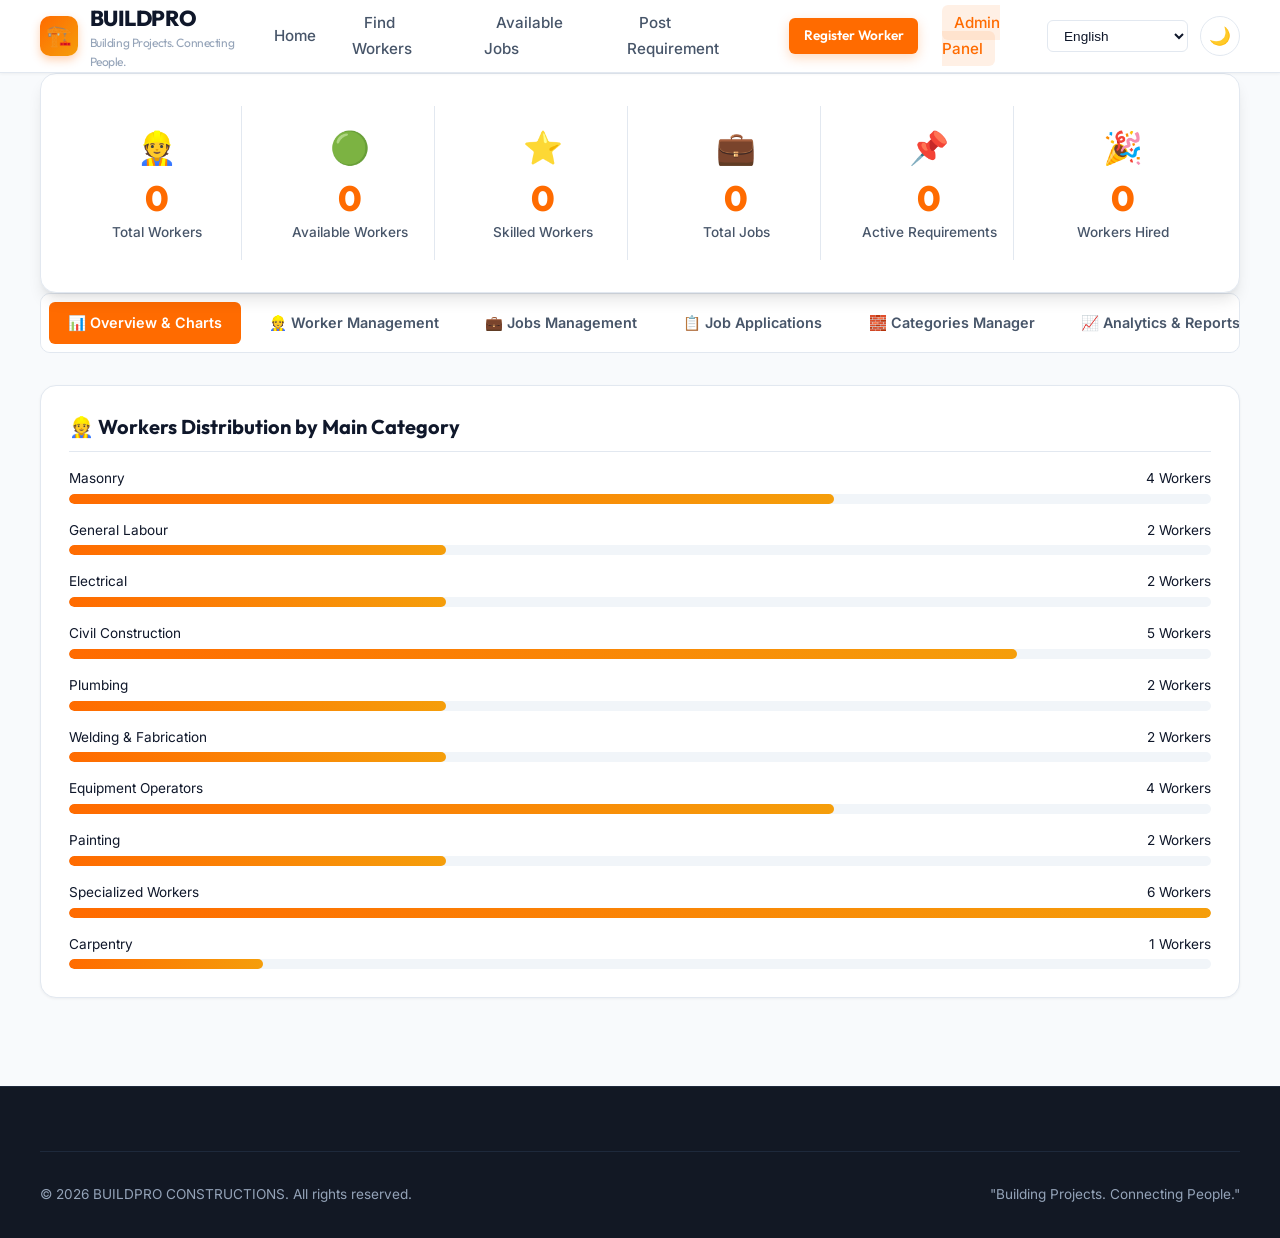
<file: admin.html>
<!DOCTYPE html>
<html lang="en" data-theme="light">
<head>
  <meta charset="UTF-8">
  <meta name="viewport" content="width=device-width, initial-scale=1.0">
  <title>Admin Dashboard - BUILDPRO CONSTRUCTIONS</title>
  <link rel="stylesheet" href="css/style.css">
  <link rel="stylesheet" href="css/components.css">
  <link rel="stylesheet" href="css/responsive.css">
  <style>
    /* Admin Specific Styles */
    .admin-nav-bar {
      display: flex;
      gap: 0.5rem;
      background: var(--bg-card);
      border: 1px solid var(--border-color);
      border-radius: var(--radius-md);
      padding: 0.5rem;
      margin-bottom: 2rem;
      overflow-x: auto;
    }

    .admin-nav-link {
      padding: 0.6rem 1.2rem;
      border-radius: var(--radius-sm);
      color: var(--text-secondary);
      font-weight: 600;
      font-size: 0.9rem;
      white-space: nowrap;
      text-decoration: none;
    }

    .admin-nav-link:hover, .admin-nav-link.active {
      background: var(--primary);
      color: #FFFFFF;
    }

    .status-select-verified { color: #047857; font-weight: 600; }
    .status-select-pending { color: #B45309; font-weight: 600; }
    .status-select-rejected { color: #B91C1C; font-weight: 600; }

    .admin-cat-card {
      background: var(--bg-card);
      border: 1px solid var(--border-color);
      border-radius: var(--radius-md);
      padding: 1.25rem;
    }

    .admin-cat-header {
      display: flex;
      align-items: center;
      gap: 0.75rem;
    }

    .admin-cat-icon { font-size: 1.8rem; }
    .admin-subcat-tags { display: flex; flex-wrap: wrap; gap: 0.35rem; }

    .reports-grid {
      display: grid;
      grid-template-columns: repeat(2, 1fr);
      gap: 1.5rem;
    }

    .funnel-stats-list {
      display: flex;
      flex-direction: column;
      gap: 0.75rem;
    }

    .funnel-item {
      display: flex;
      justify-content: space-between;
      padding: 0.75rem 1rem;
      background: var(--bg-subtle);
      border-radius: var(--radius-sm);
    }
  </style>
</head>
<body>

  <!-- Header -->
  <header class="site-header">
    <div class="container header-inner">
      <a href="index.html" class="brand-logo">
        <div class="logo-icon">🏗️</div>
        <div>
          <span>BUILDPRO</span>
          <span class="brand-tagline">Building Projects. Connecting People.</span>
        </div>
      </a>

      <button class="mobile-menu-toggle" id="mobileMenuToggle" aria-label="Toggle menu">☰</button>

      <ul class="nav-menu" id="primaryNavMenu">
        <li><a href="index.html" class="nav-link" data-i18n="navHome">Home</a></li>
        <li><a href="workers.html" class="nav-link" data-i18n="navWorkers">Find Workers</a></li>
        <li><a href="jobs.html" class="nav-link" data-i18n="navJobs">Available Jobs</a></li>
        <li><a href="post-job.html" class="nav-link" data-i18n="navPostJob">Post Requirement</a></li>
        <li><a href="register-worker.html" class="btn btn-primary btn-sm" data-i18n="navRegister">Register Worker</a></li>
        <li><a href="admin.html" class="nav-link active" data-i18n="navAdmin">Admin Panel</a></li>
      </ul>

      <div class="header-right-controls">
        <select id="langSelect" class="lang-select" aria-label="Select Language">
          <option value="en">English</option>
          <option value="hi">हिन्दी (Hindi)</option>
          <option value="te">తెలుగు (Telugu)</option>
        </select>
        <button id="themeToggleBtn" class="btn-icon" aria-label="Toggle dark/light mode">
          <span id="themeIcon">🌙</span>
        </button>
      </div>
    </div>
  </header>

  <main class="container my-4" id="adminDashboardMain" style="padding-top: 1.5rem; padding-bottom: 4rem;">
    <!-- Admin Stat Banner Cards -->
    <div class="stats-banner mb-4">
      <div class="stats-grid" style="grid-template-columns: repeat(6, 1fr);">
        <div class="stat-card-item">
          <span class="stat-card-icon">👷</span>
          <div class="counter-value" id="adminTotalWorkersCard">0</div>
          <div class="stat-label">Total Workers</div>
        </div>
        <div class="stat-card-item">
          <span class="stat-card-icon">🟢</span>
          <div class="counter-value" id="adminAvailableWorkersCard">0</div>
          <div class="stat-label">Available Workers</div>
        </div>
        <div class="stat-card-item">
          <span class="stat-card-icon">⭐</span>
          <div class="counter-value" id="adminSkilledWorkersCard">0</div>
          <div class="stat-label">Skilled Workers</div>
        </div>
        <div class="stat-card-item">
          <span class="stat-card-icon">💼</span>
          <div class="counter-value" id="adminTotalJobsCard">0</div>
          <div class="stat-label">Total Jobs</div>
        </div>
        <div class="stat-card-item">
          <span class="stat-card-icon">📌</span>
          <div class="counter-value" id="adminActiveReqsCard">0</div>
          <div class="stat-label">Active Requirements</div>
        </div>
        <div class="stat-card-item">
          <span class="stat-card-icon">🎉</span>
          <div class="counter-value" id="adminHiredCard">0</div>
          <div class="stat-label">Workers Hired</div>
        </div>
      </div>
    </div>

    <!-- Admin Tab Navigation Bar -->
    <div class="admin-nav-bar">
      <a href="#overview" class="admin-nav-link active" data-tab="overview">📊 Overview & Charts</a>
      <a href="#workers" class="admin-nav-link" data-tab="workers">👷 Worker Management</a>
      <a href="#jobs" class="admin-nav-link" data-tab="jobs">💼 Jobs Management</a>
      <a href="#applications" class="admin-nav-link" data-tab="applications">📋 Job Applications</a>
      <a href="#categories" class="admin-nav-link" data-tab="categories">🧱 Categories Manager</a>
      <a href="#reports" class="admin-nav-link" data-tab="reports">📈 Analytics & Reports</a>
      <a href="#settings" class="admin-nav-link" data-tab="settings">⚙️ Settings & Privacy</a>
    </div>

    <!-- TAB 1: OVERVIEW -->
    <div class="admin-tab-content" id="tab-overview" style="display: block;">
      <div class="profile-section-card">
        <h3 class="section-card-title">👷 Workers Distribution by Main Category</h3>
        <div id="adminCategoryChartContainer" class="mt-3"></div>
      </div>
    </div>

    <!-- TAB 2: WORKERS MANAGEMENT -->
    <div class="admin-tab-content" id="tab-workers" style="display: none;">
      <div class="profile-section-card">
        <div class="filters-title-row mb-3">
          <h3 class="section-card-title">Worker Verification & Management Table</h3>
          <a href="register-worker.html" class="btn btn-primary btn-sm">+ Register New Worker</a>
        </div>

        <!-- Table Filters Row -->
        <div class="form-grid-3col mb-3" style="background: var(--bg-subtle); padding: 0.75rem; border-radius: var(--radius-md);">
          <div>
            <label class="text-xs text-muted">Search Workers:</label>
            <input type="text" id="adminWorkerSearchInput" class="form-control" placeholder="Search ID, name, city..." />
          </div>
          <div>
            <label class="text-xs text-muted">Category:</label>
            <select id="adminWorkerCategoryFilter" class="form-select"></select>
          </div>
          <div>
            <label class="text-xs text-muted">Verification Status:</label>
            <select id="adminWorkerStatusFilter" class="form-select">
              <option value="">All Statuses</option>
              <option value="Verified">Verified 🟢</option>
              <option value="Pending Verification">Pending 🟡</option>
              <option value="Rejected">Rejected 🔴</option>
            </select>
          </div>
        </div>

        <div class="table-responsive">
          <table class="data-table">
            <thead>
              <tr>
                <th>Worker ID</th>
                <th>Worker Name</th>
                <th>Category / Trade</th>
                <th>Skill</th>
                <th>Exp</th>
                <th>Location</th>
                <th>Availability</th>
                <th>Daily Wage</th>
                <th>Verification</th>
                <th>Actions</th>
              </tr>
            </thead>
            <tbody id="adminWorkersTableBody">
              <!-- Rendered dynamically by admin.js -->
            </tbody>
          </table>
        </div>
      </div>
    </div>

    <!-- TAB 3: JOBS MANAGEMENT -->
    <div class="admin-tab-content" id="tab-jobs" style="display: none;">
      <div class="profile-section-card">
        <div class="filters-title-row mb-3">
          <h3 class="section-card-title">Job Requirements Management</h3>
          <a href="post-job.html" class="btn btn-primary btn-sm">+ Post New Job</a>
        </div>

        <div class="table-responsive">
          <table class="data-table">
            <thead>
              <tr>
                <th>Job ID</th>
                <th>Job Title & Company</th>
                <th>Category</th>
                <th>Location</th>
                <th>Needed</th>
                <th>Wage Offer</th>
                <th>Status</th>
                <th>Actions</th>
              </tr>
            </thead>
            <tbody id="adminJobsTableBody">
              <!-- Rendered dynamically by admin.js -->
            </tbody>
          </table>
        </div>
      </div>
    </div>

    <!-- TAB 4: APPLICATIONS MANAGEMENT -->
    <div class="admin-tab-content" id="tab-applications" style="display: none;">
      <div class="profile-section-card">
        <h3 class="section-card-title mb-3">Job Applications & Hiring Workflow</h3>

        <div class="table-responsive">
          <table class="data-table">
            <thead>
              <tr>
                <th>App ID</th>
                <th>Applicant Worker</th>
                <th>Job Title & Employer</th>
                <th>Applied Date</th>
                <th>Notes</th>
                <th>Hiring Status Workflow</th>
                <th>Action</th>
              </tr>
            </thead>
            <tbody id="adminAppsTableBody">
              <!-- Rendered dynamically by admin.js -->
            </tbody>
          </table>
        </div>
      </div>
    </div>

    <!-- TAB 5: CATEGORIES MANAGER -->
    <div class="admin-tab-content" id="tab-categories" style="display: none;">
      <div class="profile-section-card">
        <div class="filters-title-row mb-3">
          <h3 class="section-card-title">Construction Categories & Trade Manager</h3>
          <button id="addNewCategoryBtn" class="btn btn-primary btn-sm">+ Add New Category</button>
        </div>

        <div class="category-cards-grid" id="adminCategoriesGrid">
          <!-- Rendered dynamically by admin.js -->
        </div>
      </div>
    </div>

    <!-- TAB 6: REPORTS -->
    <div class="admin-tab-content" id="tab-reports" style="display: none;">
      <div id="adminReportsContainer">
        <!-- Rendered dynamically by admin.js -->
      </div>
    </div>

    <!-- TAB 7: SETTINGS -->
    <div class="admin-tab-content" id="tab-settings" style="display: none;">
      <div id="adminSettingsContainer">
        <!-- Rendered dynamically by admin.js -->
      </div>
    </div>
  </main>

  <!-- Add Category Modal -->
  <div class="modal-container" id="addCategoryModal">
    <div class="modal-backdrop"></div>
    <div class="modal-content-box">
      <button class="modal-close-btn">&times;</button>
      <h2>Add New Worker Category</h2>
      <div class="form-group mt-3">
        <label class="form-label">Category Name</label>
        <input type="text" id="newCatName" class="form-control" placeholder="e.g. Scaffolding & Rigger" />
      </div>
      <div class="form-group">
        <label class="form-label">Category Emoji Icon</label>
        <input type="text" id="newCatIcon" class="form-control" placeholder="e.g. 🏗️" value="🔨" />
      </div>
      <div class="form-group">
        <label class="form-label">Description</label>
        <input type="text" id="newCatDesc" class="form-control" placeholder="Brief description..." />
      </div>
      <div class="form-group">
        <label class="form-label">Initial Subcategories / Trades (Comma Separated)</label>
        <input type="text" id="newCatSubcats" class="form-control" placeholder="e.g. Rigger, Scaffold Master, Helper" />
      </div>
      <div class="modal-action-btns mt-3">
        <button type="button" id="saveCategoryBtn" class="btn btn-primary btn-block">Save Category</button>
      </div>
    </div>
  </div>

  <!-- Contact Modal -->
  <div class="modal-container" id="contactWorkerModal">
    <div class="modal-backdrop"></div>
    <div class="modal-content-box" id="contactModalContent"></div>
  </div>

  <!-- Sticky Mobile Navigation Bar -->
  <nav class="mobile-bottom-nav">
    <a href="index.html" class="mobile-bottom-link">
      <span class="mobile-bottom-icon">🏠</span>
      <span>Home</span>
    </a>
    <a href="jobs.html" class="mobile-bottom-link">
      <span class="mobile-bottom-icon">🔎</span>
      <span>Jobs</span>
    </a>
    <a href="workers.html" class="mobile-bottom-link">
      <span class="mobile-bottom-icon">👷</span>
      <span>Workers</span>
    </a>
    <a href="register-worker.html" class="mobile-bottom-link">
      <span class="mobile-bottom-icon">➕</span>
      <span>Register</span>
    </a>
    <a href="admin.html" class="mobile-bottom-link active">
      <span class="mobile-bottom-icon">👤</span>
      <span>Admin</span>
    </a>
  </nav>

  <!-- Footer -->
  <footer class="site-footer">
    <div class="container">
      <div class="footer-bottom">
        <span>© 2026 BUILDPRO CONSTRUCTIONS. All rights reserved.</span>
        <span>"Building Projects. Connecting People."</span>
      </div>
    </div>
  </footer>

  <script src="js/data.js"></script>
  <script src="js/storage.js"></script>
  <script src="js/validation.js"></script>
  <script src="js/app.js"></script>
  <script src="js/workers.js"></script>
  <script src="js/jobs.js"></script>
  <script src="js/admin.js"></script>
  <script>
    document.addEventListener("DOMContentLoaded", () => {
      AdminModule.initAdminDashboard();
    });
  </script>
</body>
</html>
</file>
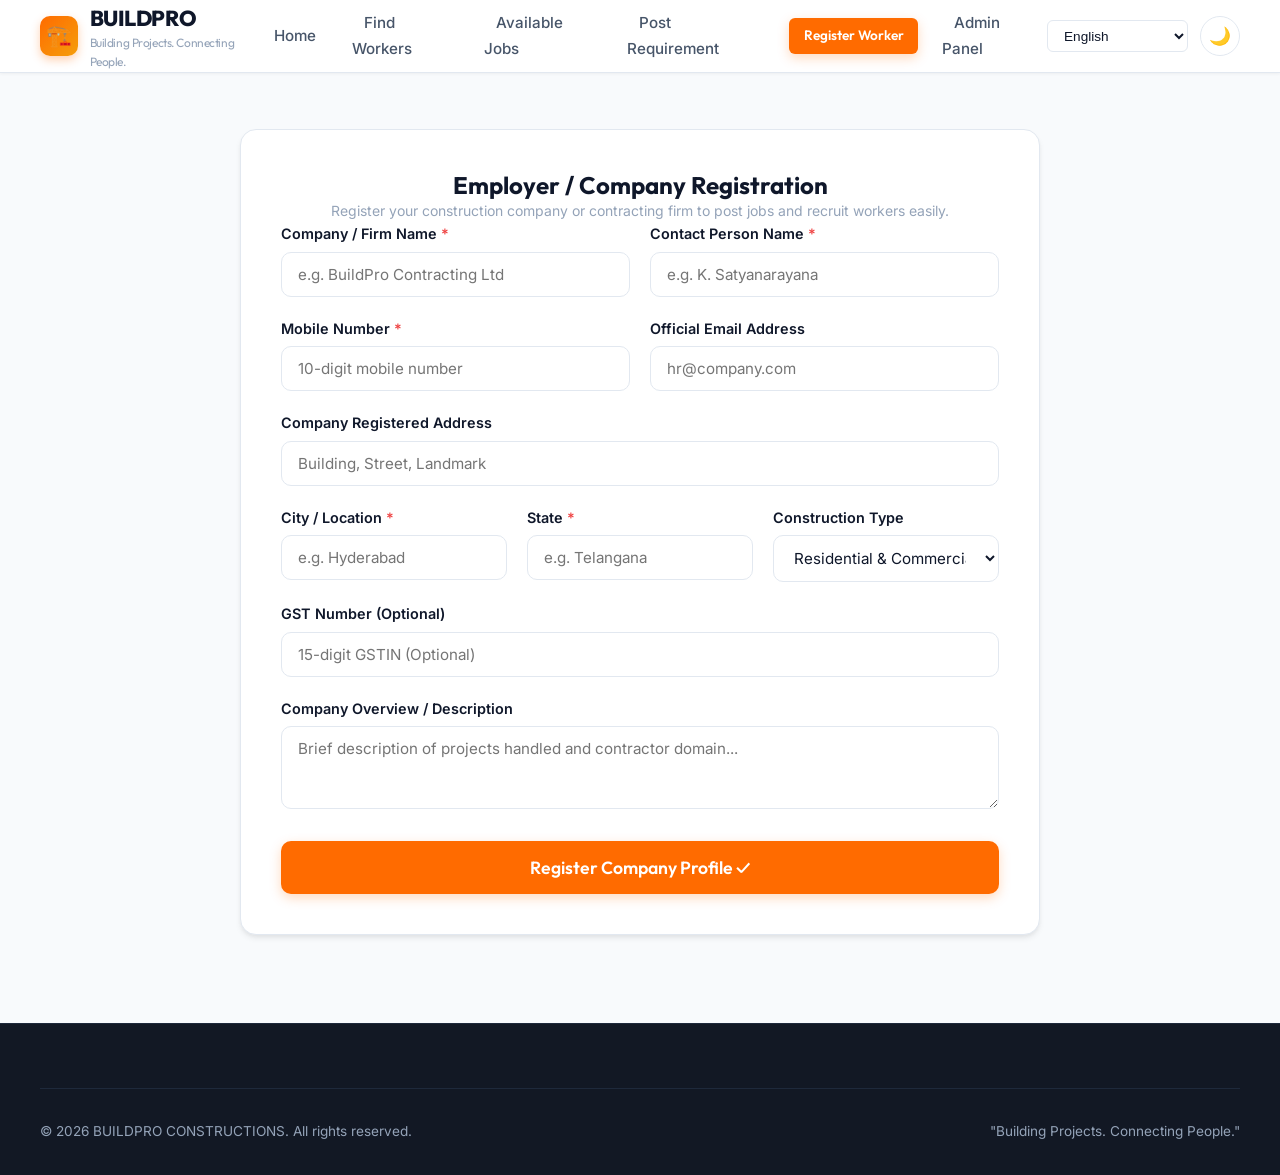
<file: employer-register.html>
<!DOCTYPE html>
<html lang="en" data-theme="light">
<head>
  <meta charset="UTF-8">
  <meta name="viewport" content="width=device-width, initial-scale=1.0">
  <title>Employer Registration - BUILDPRO CONSTRUCTIONS</title>
  <link rel="stylesheet" href="css/style.css">
  <link rel="stylesheet" href="css/components.css">
  <link rel="stylesheet" href="css/responsive.css">
</head>
<body>

  <!-- Header -->
  <header class="site-header">
    <div class="container header-inner">
      <a href="index.html" class="brand-logo">
        <div class="logo-icon">🏗️</div>
        <div>
          <span>BUILDPRO</span>
          <span class="brand-tagline">Building Projects. Connecting People.</span>
        </div>
      </a>

      <button class="mobile-menu-toggle" id="mobileMenuToggle" aria-label="Toggle menu">☰</button>

      <ul class="nav-menu" id="primaryNavMenu">
        <li><a href="index.html" class="nav-link" data-i18n="navHome">Home</a></li>
        <li><a href="workers.html" class="nav-link" data-i18n="navWorkers">Find Workers</a></li>
        <li><a href="jobs.html" class="nav-link" data-i18n="navJobs">Available Jobs</a></li>
        <li><a href="post-job.html" class="nav-link" data-i18n="navPostJob">Post Requirement</a></li>
        <li><a href="register-worker.html" class="btn btn-primary btn-sm" data-i18n="navRegister">Register Worker</a></li>
        <li><a href="admin.html" class="nav-link" data-i18n="navAdmin">Admin Panel</a></li>
      </ul>

      <div class="header-right-controls">
        <select id="langSelect" class="lang-select" aria-label="Select Language">
          <option value="en">English</option>
          <option value="hi">हिन्दी (Hindi)</option>
          <option value="te">తెలుగు (Telugu)</option>
        </select>
        <button id="themeToggleBtn" class="btn-icon" aria-label="Toggle dark/light mode">
          <span id="themeIcon">🌙</span>
        </button>
      </div>
    </div>
  </header>

  <main class="container my-4" style="padding-top: 2rem; padding-bottom: 4rem;">
    <div class="wizard-card" style="max-width: 800px;">
      <div class="text-center mb-4">
        <h2>Employer / Company Registration</h2>
        <p class="text-muted text-sm">Register your construction company or contracting firm to post jobs and recruit workers easily.</p>
      </div>

      <form id="employerRegisterForm" onsubmit="return false;">
        <div class="form-grid-2col">
          <div class="form-group">
            <label class="form-label">Company / Firm Name <span class="required">*</span></label>
            <input type="text" id="empCompanyName" class="form-control" placeholder="e.g. BuildPro Contracting Ltd" data-required="true" />
          </div>

          <div class="form-group">
            <label class="form-label">Contact Person Name <span class="required">*</span></label>
            <input type="text" id="empContactPerson" class="form-control" placeholder="e.g. K. Satyanarayana" data-required="true" />
          </div>
        </div>

        <div class="form-grid-2col">
          <div class="form-group">
            <label class="form-label">Mobile Number <span class="required">*</span></label>
            <input type="tel" id="empMobile" class="form-control" placeholder="10-digit mobile number" data-required="true" />
          </div>

          <div class="form-group">
            <label class="form-label">Official Email Address</label>
            <input type="email" id="empEmail" class="form-control" placeholder="hr@company.com" />
          </div>
        </div>

        <div class="form-group">
          <label class="form-label">Company Registered Address</label>
          <input type="text" id="empAddress" class="form-control" placeholder="Building, Street, Landmark" />
        </div>

        <div class="form-grid-3col">
          <div class="form-group">
            <label class="form-label">City / Location <span class="required">*</span></label>
            <input type="text" id="empCity" class="form-control" placeholder="e.g. Hyderabad" data-required="true" />
          </div>

          <div class="form-group">
            <label class="form-label">State <span class="required">*</span></label>
            <input type="text" id="empState" class="form-control" placeholder="e.g. Telangana" data-required="true" />
          </div>

          <div class="form-group">
            <label class="form-label">Construction Type</label>
            <select id="empConstructionType" class="form-select">
              <option value="Residential & Commercial">Residential & Commercial</option>
              <option value="Infrastructure & Highways">Infrastructure & Highways</option>
              <option value="Industrial & Warehousing">Industrial & Warehousing</option>
              <option value="Interior & Fitout">Interior & Fitout</option>
            </select>
          </div>
        </div>

        <div class="form-group">
          <label class="form-label">GST Number (Optional)</label>
          <input type="text" id="empGstNumber" class="form-control" placeholder="15-digit GSTIN (Optional)" />
        </div>

        <div class="form-group">
          <label class="form-label">Company Overview / Description</label>
          <textarea id="empDescription" class="form-control" rows="3" placeholder="Brief description of projects handled and contractor domain..."></textarea>
        </div>

        <div class="mt-4">
          <button type="button" id="submitEmployerBtn" class="btn btn-primary btn-lg btn-block">Register Company Profile ✓</button>
        </div>
      </form>
    </div>
  </main>

  <!-- Sticky Mobile Navigation Bar -->
  <nav class="mobile-bottom-nav">
    <a href="index.html" class="mobile-bottom-link">
      <span class="mobile-bottom-icon">🏠</span>
      <span>Home</span>
    </a>
    <a href="jobs.html" class="mobile-bottom-link">
      <span class="mobile-bottom-icon">🔎</span>
      <span>Jobs</span>
    </a>
    <a href="workers.html" class="mobile-bottom-link">
      <span class="mobile-bottom-icon">👷</span>
      <span>Workers</span>
    </a>
    <a href="register-worker.html" class="mobile-bottom-link">
      <span class="mobile-bottom-icon">➕</span>
      <span>Register</span>
    </a>
    <a href="admin.html" class="mobile-bottom-link">
      <span class="mobile-bottom-icon">👤</span>
      <span>Admin</span>
    </a>
  </nav>

  <!-- Footer -->
  <footer class="site-footer">
    <div class="container">
      <div class="footer-bottom">
        <span>© 2026 BUILDPRO CONSTRUCTIONS. All rights reserved.</span>
        <span>"Building Projects. Connecting People."</span>
      </div>
    </div>
  </footer>

  <script src="js/data.js"></script>
  <script src="js/storage.js"></script>
  <script src="js/validation.js"></script>
  <script src="js/app.js"></script>
  <script>
    document.addEventListener("DOMContentLoaded", () => {
      const btn = document.getElementById("submitEmployerBtn");
      if (btn) {
        btn.addEventListener("click", () => {
          const companyName = document.getElementById("empCompanyName")?.value?.trim();
          const contactPerson = document.getElementById("empContactPerson")?.value?.trim();
          const mobile = document.getElementById("empMobile")?.value?.trim();

          if (!companyName || !contactPerson || !mobile) {
            App.showToast("Please fill in company name, contact person, and mobile number.", "warning");
            return;
          }

          const empData = {
            companyName: companyName,
            contactPerson: contactPerson,
            mobile: mobile,
            email: document.getElementById("empEmail")?.value?.trim(),
            address: document.getElementById("empAddress")?.value?.trim(),
            city: document.getElementById("empCity")?.value?.trim(),
            state: document.getElementById("empState")?.value?.trim(),
            constructionType: document.getElementById("empConstructionType")?.value,
            gstNumber: document.getElementById("empGstNumber")?.value?.trim(),
            description: document.getElementById("empDescription")?.value?.trim()
          };

          const savedEmp = storage.saveEmployer(empData);
          App.showToast(`Employer registered successfully! Employer ID: ${savedEmp.id}`, "success");
          setTimeout(() => {
            window.location.href = "post-job.html";
          }, 1200);
        });
      }
    });
  </script>
</body>
</html>
</file>
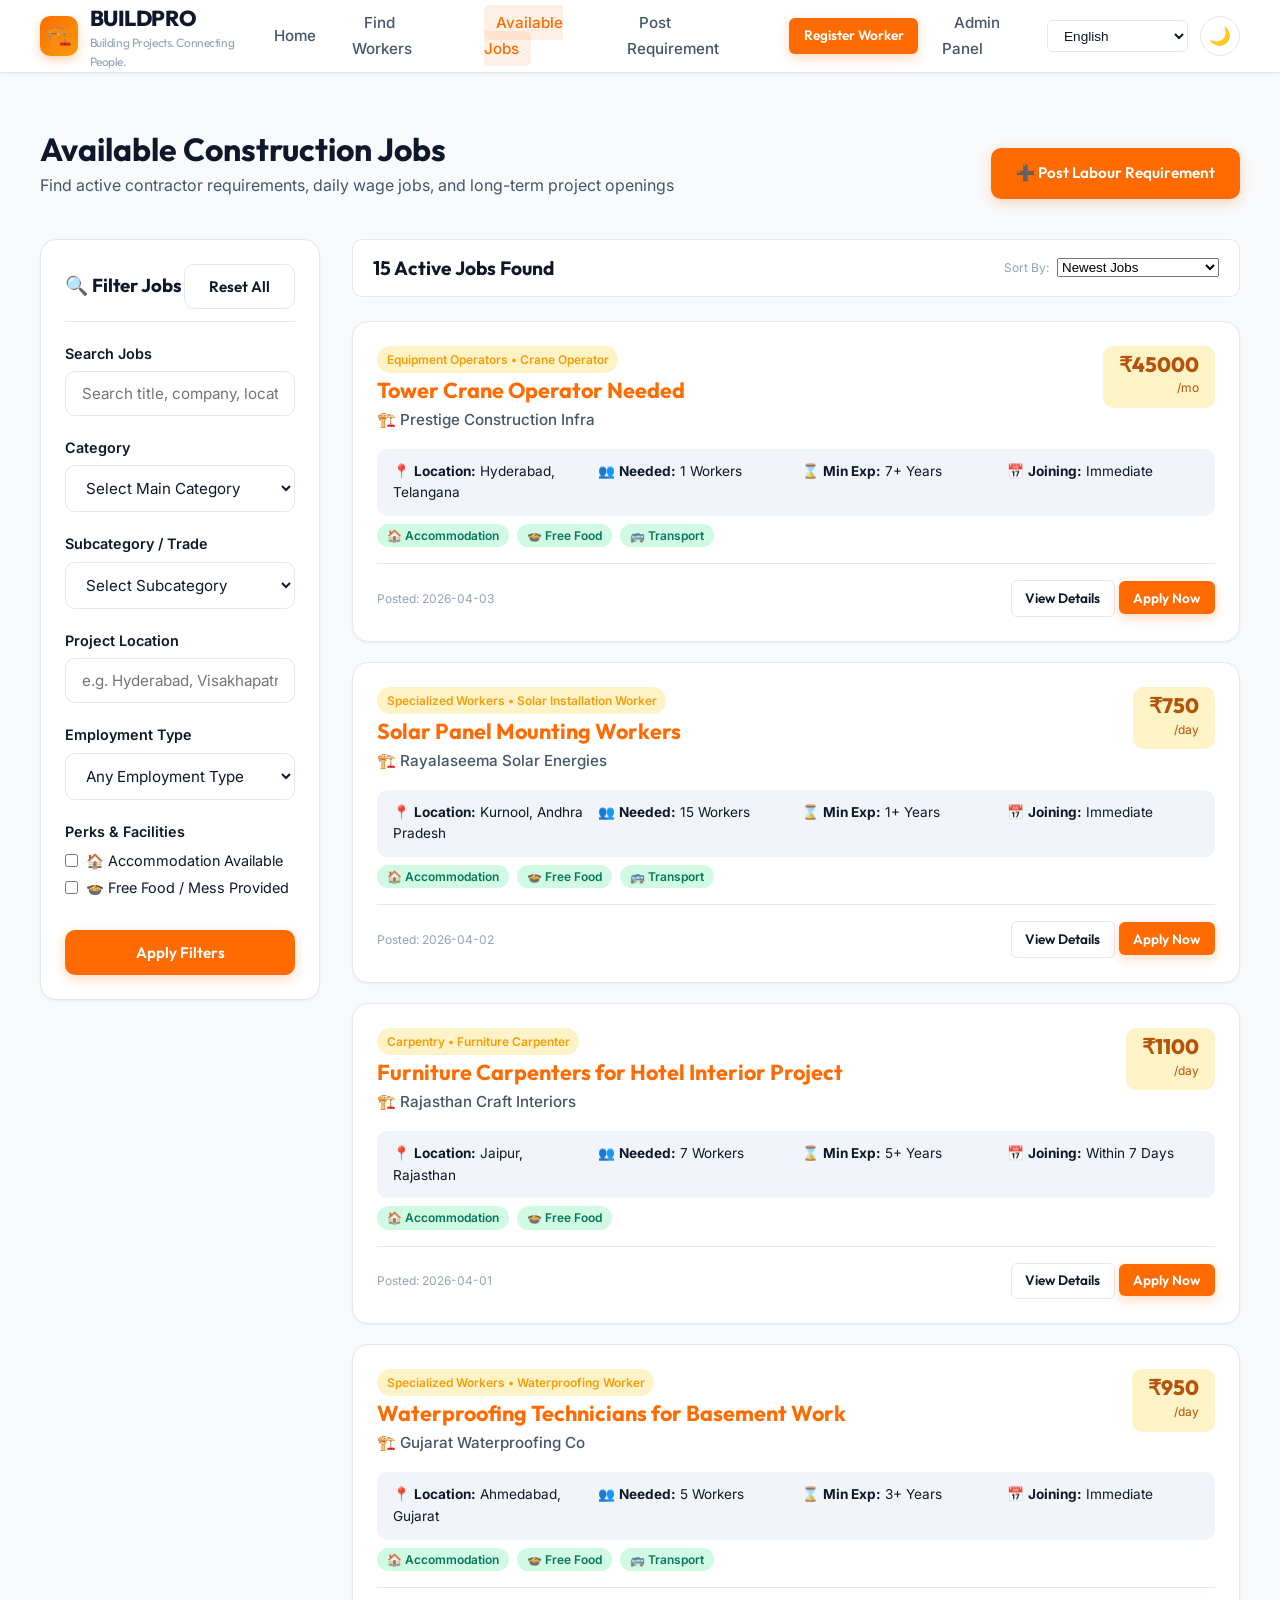
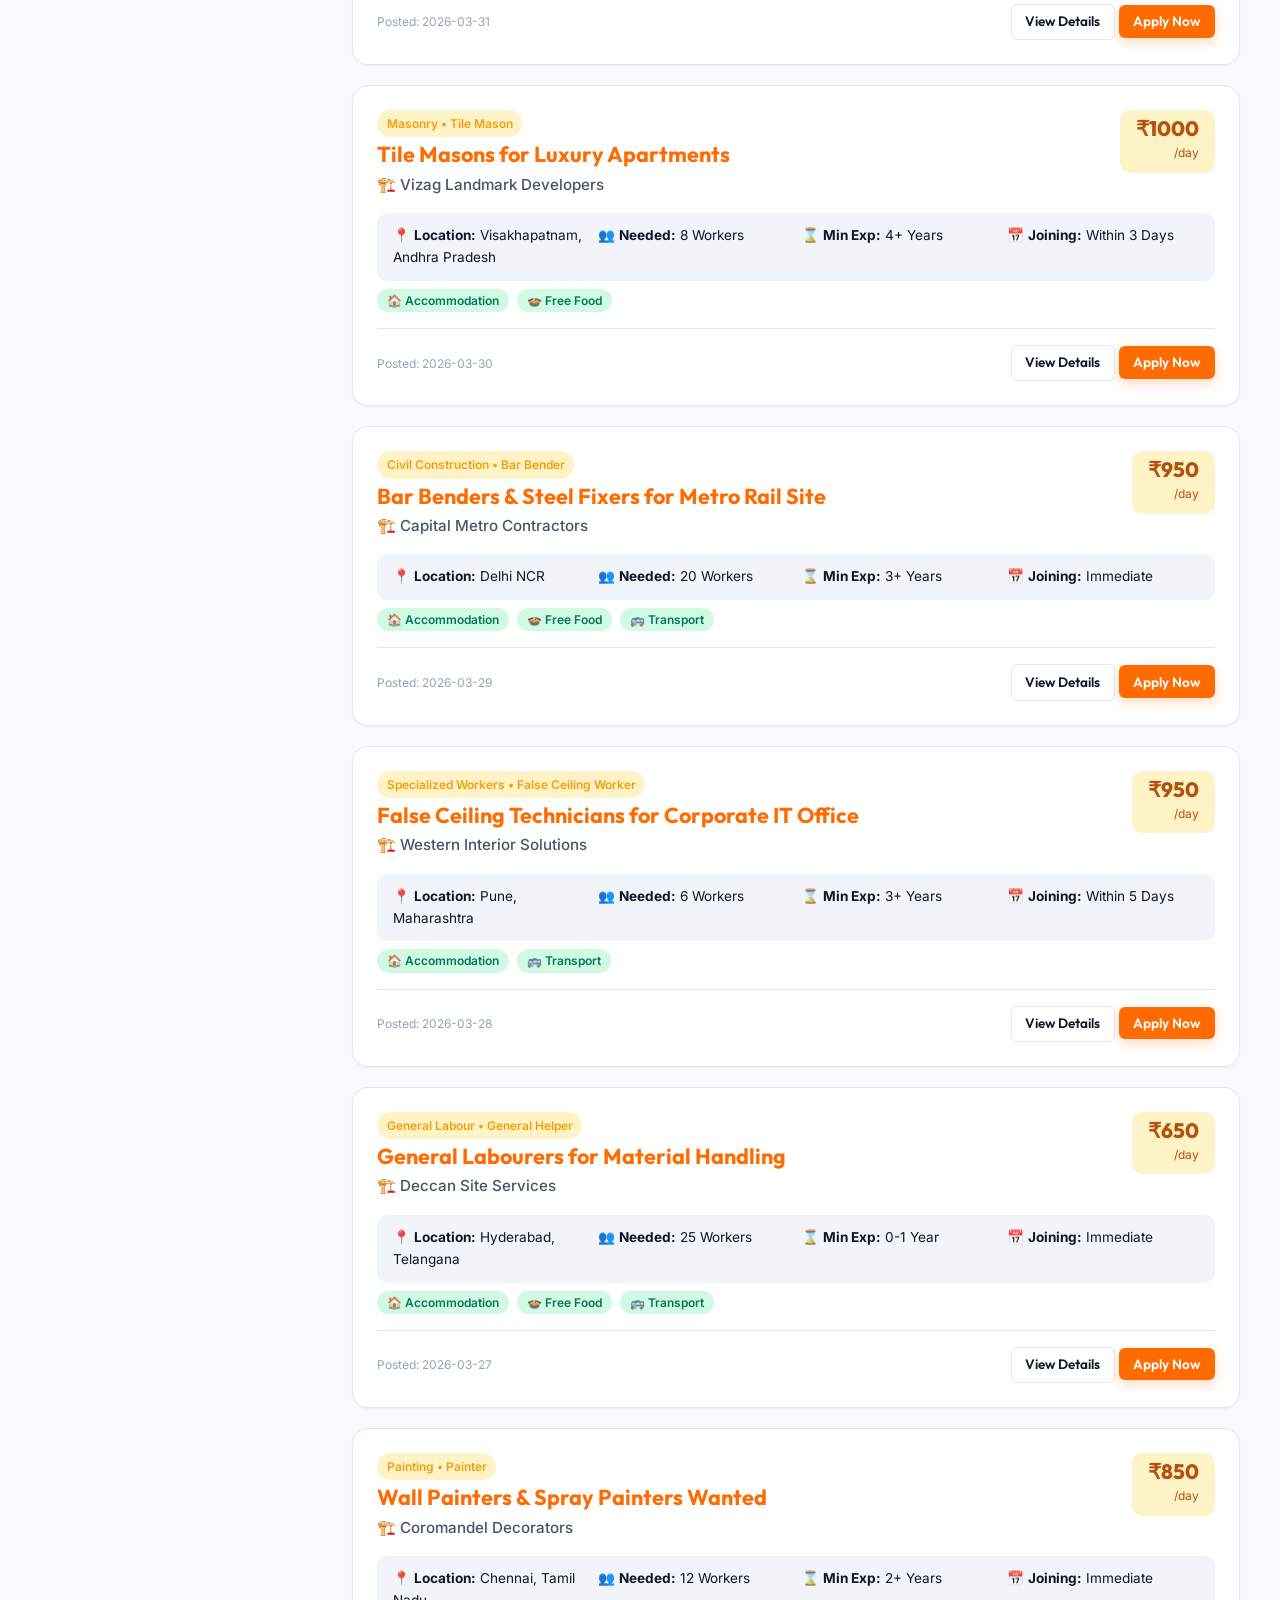
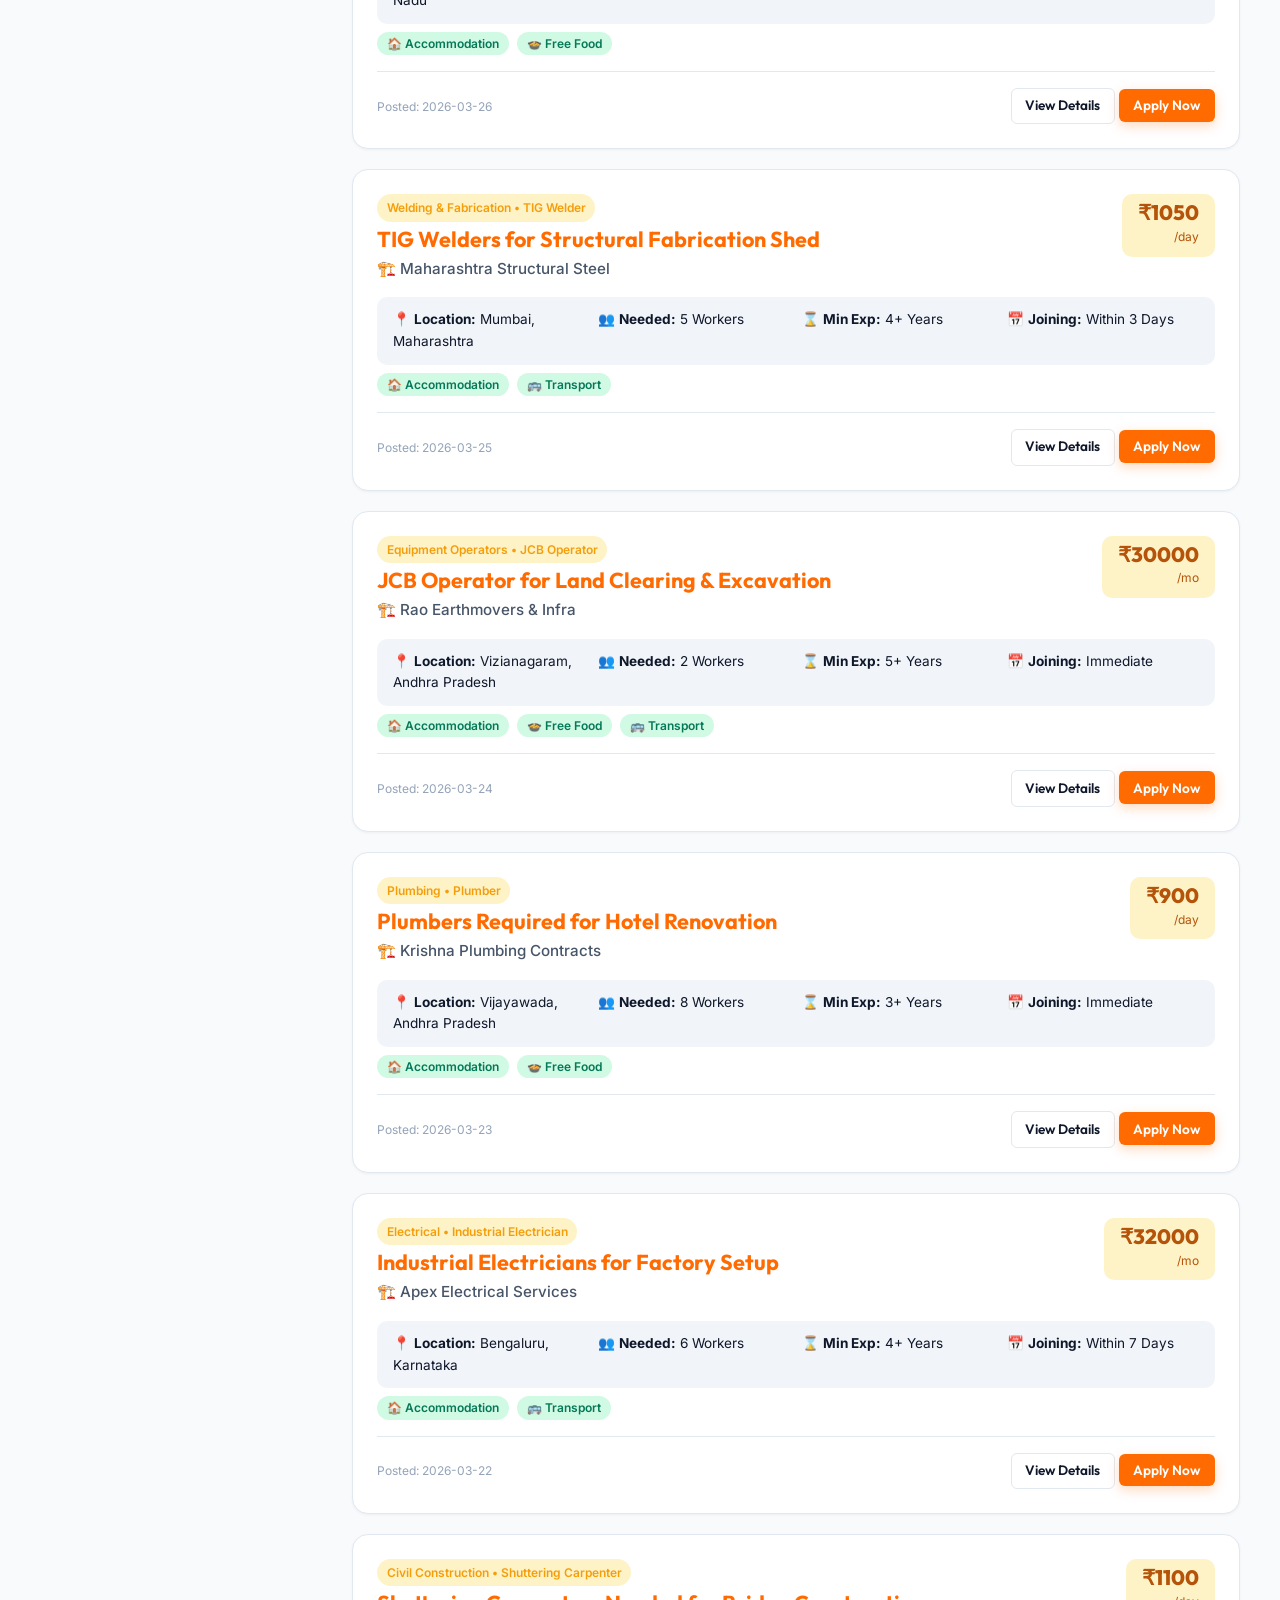
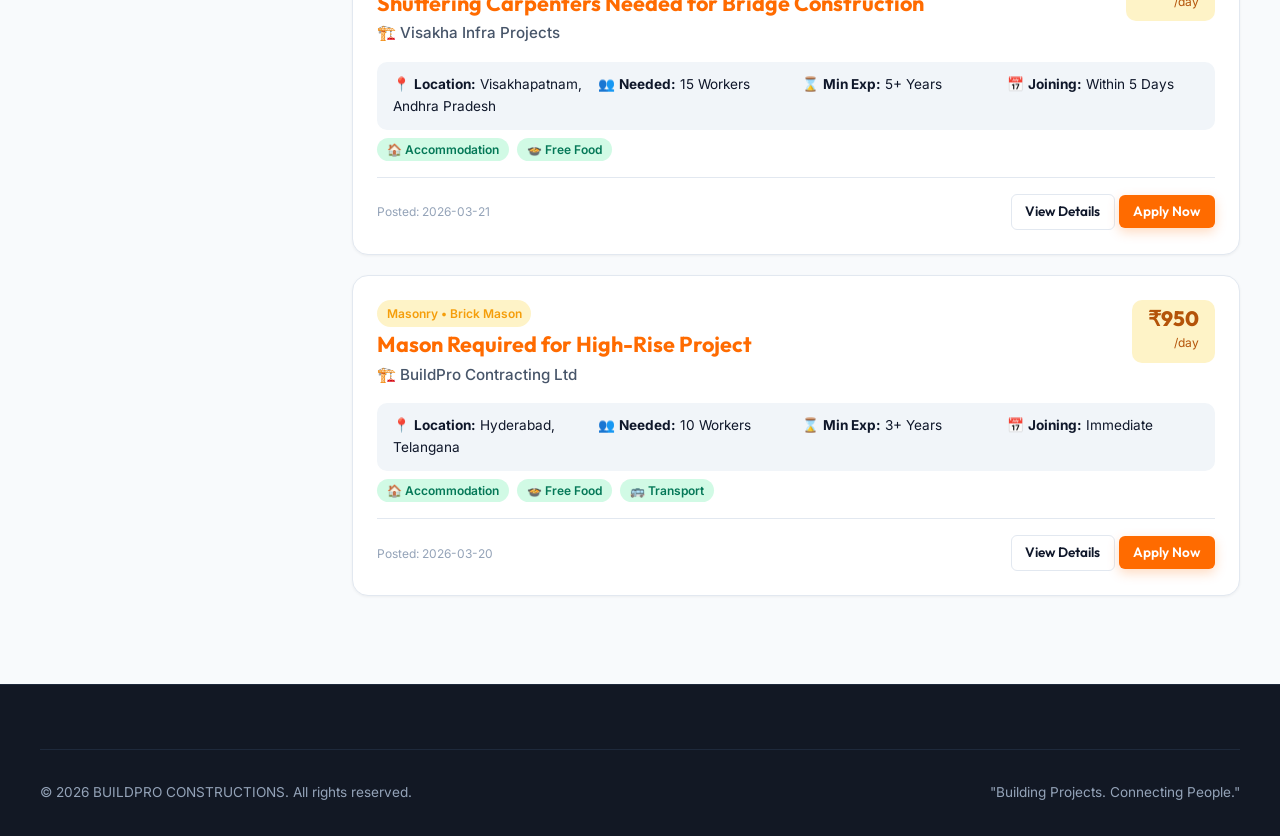
<file: jobs.html>
<!DOCTYPE html>
<html lang="en" data-theme="light">
<head>
  <meta charset="UTF-8">
  <meta name="viewport" content="width=device-width, initial-scale=1.0">
  <title>Available Construction Jobs - BUILDPRO CONSTRUCTIONS</title>
  <link rel="stylesheet" href="css/style.css">
  <link rel="stylesheet" href="css/components.css">
  <link rel="stylesheet" href="css/responsive.css">
</head>
<body>

  <!-- Header -->
  <header class="site-header">
    <div class="container header-inner">
      <a href="index.html" class="brand-logo">
        <div class="logo-icon">🏗️</div>
        <div>
          <span>BUILDPRO</span>
          <span class="brand-tagline">Building Projects. Connecting People.</span>
        </div>
      </a>

      <button class="mobile-menu-toggle" id="mobileMenuToggle" aria-label="Toggle menu">☰</button>

      <ul class="nav-menu" id="primaryNavMenu">
        <li><a href="index.html" class="nav-link" data-i18n="navHome">Home</a></li>
        <li><a href="workers.html" class="nav-link" data-i18n="navWorkers">Find Workers</a></li>
        <li><a href="jobs.html" class="nav-link active" data-i18n="navJobs">Available Jobs</a></li>
        <li><a href="post-job.html" class="nav-link" data-i18n="navPostJob">Post Requirement</a></li>
        <li><a href="register-worker.html" class="btn btn-primary btn-sm" data-i18n="navRegister">Register Worker</a></li>
        <li><a href="admin.html" class="nav-link" data-i18n="navAdmin">Admin Panel</a></li>
      </ul>

      <div class="header-right-controls">
        <select id="langSelect" class="lang-select" aria-label="Select Language">
          <option value="en">English</option>
          <option value="hi">हिन्दी (Hindi)</option>
          <option value="te">తెలుగు (Telugu)</option>
        </select>
        <button id="themeToggleBtn" class="btn-icon" aria-label="Toggle dark/light mode">
          <span id="themeIcon">🌙</span>
        </button>
      </div>
    </div>
  </header>

  <main class="container my-4" style="padding-top: 2rem; padding-bottom: 4rem;">
    <div class="section-header-box">
      <div>
        <h1 class="section-title">Available Construction Jobs</h1>
        <p class="section-subtitle">Find active contractor requirements, daily wage jobs, and long-term project openings</p>
      </div>
      <a href="post-job.html" class="btn btn-primary">➕ Post Labour Requirement</a>
    </div>

    <div class="portal-layout-grid">
      <!-- Job Filters Sidebar -->
      <aside class="filters-sidebar-card">
        <div class="filters-title-row">
          <h3>🔍 Filter Jobs</h3>
          <button id="resetJobFiltersBtn" class="btn btn-outline btn-xs">Reset All</button>
        </div>

        <div class="form-group">
          <label class="form-label">Search Jobs</label>
          <input type="text" id="jobSearchInput" class="form-control job-filter-input" placeholder="Search title, company, location..." />
        </div>

        <div class="form-group">
          <label class="form-label">Category</label>
          <select id="filterJobCategory" class="form-select job-filter-input"></select>
        </div>

        <div class="form-group">
          <label class="form-label">Subcategory / Trade</label>
          <select id="filterJobSubcategory" class="form-select job-filter-input">
            <option value="">Select Subcategory</option>
          </select>
        </div>

        <div class="form-group">
          <label class="form-label">Project Location</label>
          <input type="text" id="filterJobLocation" class="form-control job-filter-input" placeholder="e.g. Hyderabad, Visakhapatnam" />
        </div>

        <div class="form-group">
          <label class="form-label">Employment Type</label>
          <select id="filterJobEmpType" class="form-select job-filter-input">
            <option value="">Any Employment Type</option>
            <option value="Daily Wage">Daily Wage</option>
            <option value="Monthly Salary">Monthly Salary</option>
            <option value="Contract">Contract</option>
          </select>
        </div>

        <div class="form-group">
          <label class="form-label">Perks & Facilities</label>
          <div class="mt-1">
            <label class="checkbox-label block mb-1">
              <input type="checkbox" id="filterJobAccom" class="job-filter-input" />
              🏠 Accommodation Available
            </label>
            <label class="checkbox-label block">
              <input type="checkbox" id="filterJobFood" class="job-filter-input" />
              🍲 Free Food / Mess Provided
            </label>
          </div>
        </div>

        <button id="applyJobFiltersBtn" class="btn btn-primary btn-block mt-2">Apply Filters</button>
      </aside>

      <!-- Jobs Grid Main Column -->
      <section>
        <div class="filters-title-row" style="background: var(--bg-card); padding: 1rem 1.25rem; border-radius: var(--radius-md); border: 1px solid var(--border-color); margin-bottom: 1.5rem;">
          <h2 id="jobsCountDisplay" style="font-size: 1.2rem;">0 Active Jobs Found</h2>

          <div style="display: flex; align-items: center; gap: 0.5rem;">
            <label class="text-xs text-muted">Sort By:</label>
            <select id="jobSortSelect" class="form-select-sm" style="width: auto;">
              <option value="newest">Newest Jobs</option>
              <option value="wage-desc">Highest Wage</option>
              <option value="workers-desc">Most Workers Required</option>
            </select>
          </div>
        </div>

        <div class="jobs-grid" id="jobsGridContainer">
          <!-- Rendered dynamically by jobs.js -->
        </div>
      </section>
    </div>
  </main>

  <!-- Job Application Modal -->
  <div class="modal-container" id="applyJobModal">
    <div class="modal-backdrop"></div>
    <div class="modal-content-box" id="applyModalContent"></div>
  </div>

  <!-- Sticky Mobile Navigation Bar -->
  <nav class="mobile-bottom-nav">
    <a href="index.html" class="mobile-bottom-link">
      <span class="mobile-bottom-icon">🏠</span>
      <span>Home</span>
    </a>
    <a href="jobs.html" class="mobile-bottom-link active">
      <span class="mobile-bottom-icon">🔎</span>
      <span>Jobs</span>
    </a>
    <a href="workers.html" class="mobile-bottom-link">
      <span class="mobile-bottom-icon">👷</span>
      <span>Workers</span>
    </a>
    <a href="register-worker.html" class="mobile-bottom-link">
      <span class="mobile-bottom-icon">➕</span>
      <span>Register</span>
    </a>
    <a href="admin.html" class="mobile-bottom-link">
      <span class="mobile-bottom-icon">👤</span>
      <span>Admin</span>
    </a>
  </nav>

  <!-- Footer -->
  <footer class="site-footer">
    <div class="container">
      <div class="footer-bottom">
        <span>© 2026 BUILDPRO CONSTRUCTIONS. All rights reserved.</span>
        <span>"Building Projects. Connecting People."</span>
      </div>
    </div>
  </footer>

  <script src="js/data.js"></script>
  <script src="js/storage.js"></script>
  <script src="js/validation.js"></script>
  <script src="js/app.js"></script>
  <script src="js/workers.js"></script>
  <script src="js/jobs.js"></script>
  <script>
    document.addEventListener("DOMContentLoaded", () => {
      JobModule.initFindJobs();
    });
  </script>
</body>
</html>
</file>
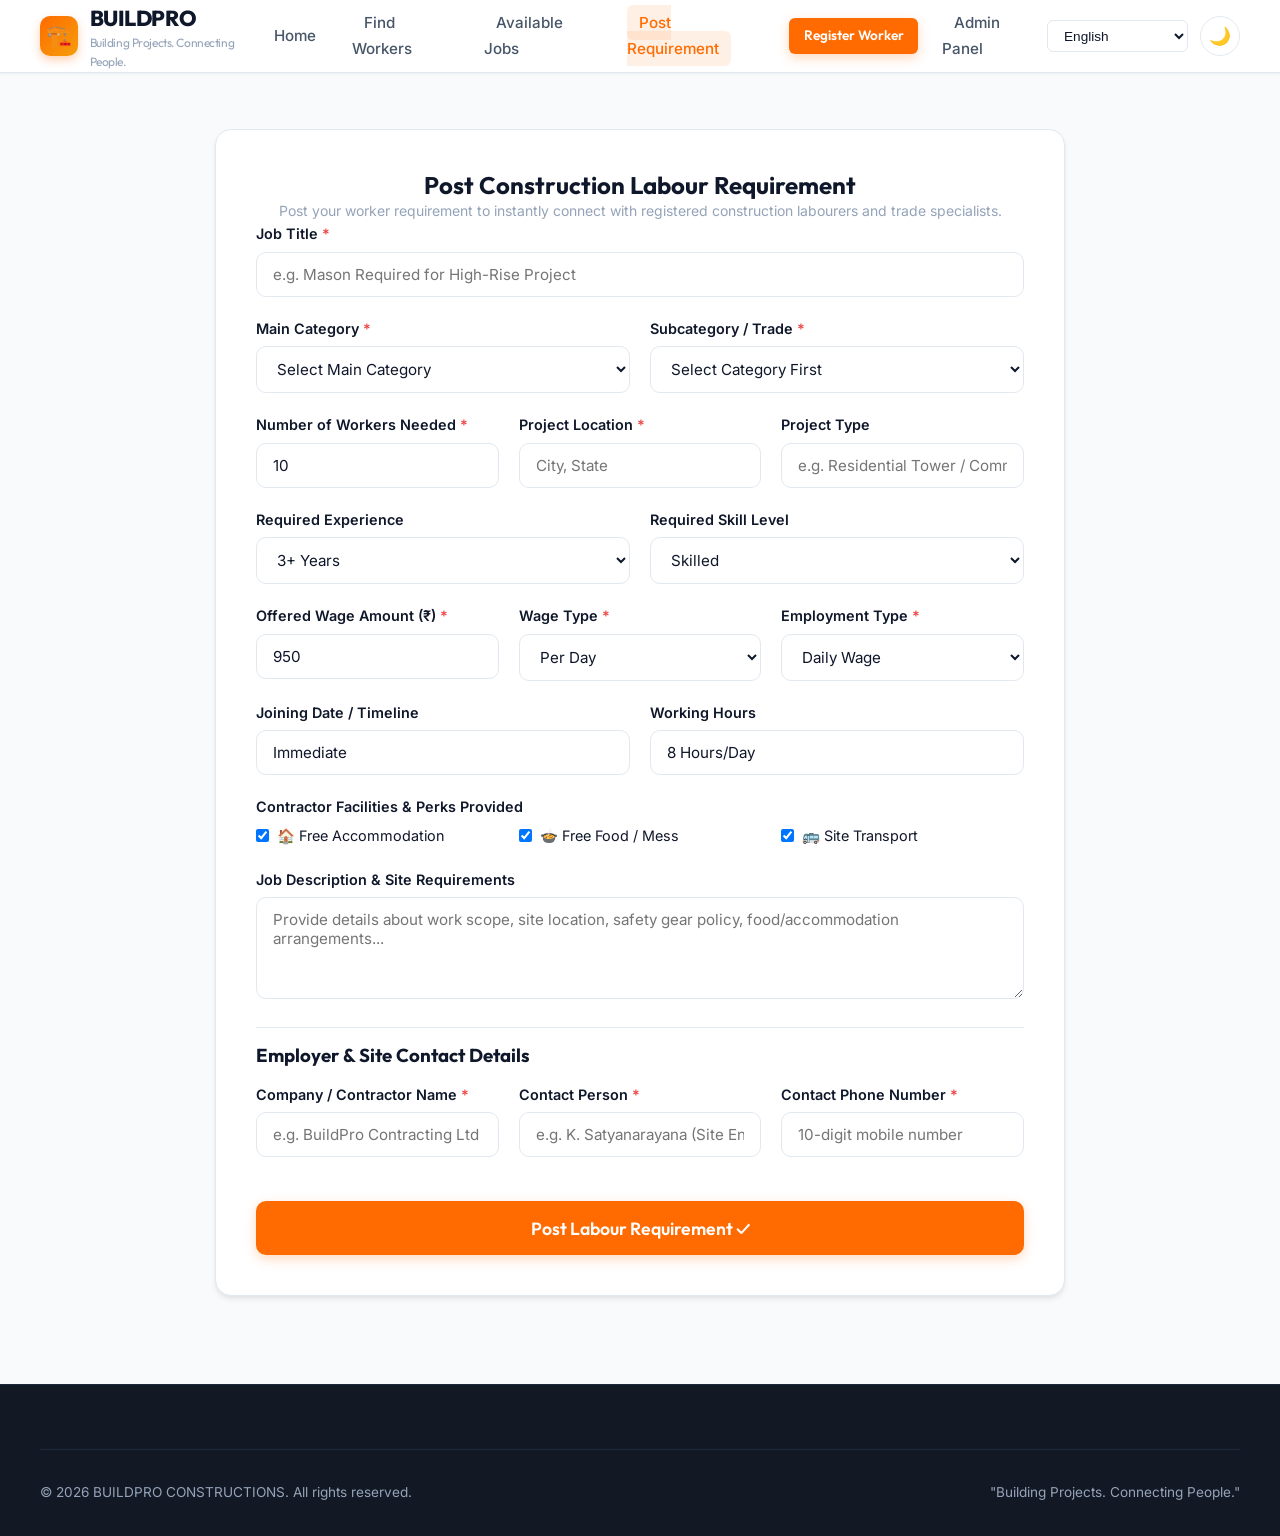
<file: post-job.html>
<!DOCTYPE html>
<html lang="en" data-theme="light">
<head>
  <meta charset="UTF-8">
  <meta name="viewport" content="width=device-width, initial-scale=1.0">
  <title>Post Labour Requirement - BUILDPRO CONSTRUCTIONS</title>
  <link rel="stylesheet" href="css/style.css">
  <link rel="stylesheet" href="css/components.css">
  <link rel="stylesheet" href="css/responsive.css">
</head>
<body>

  <!-- Header -->
  <header class="site-header">
    <div class="container header-inner">
      <a href="index.html" class="brand-logo">
        <div class="logo-icon">🏗️</div>
        <div>
          <span>BUILDPRO</span>
          <span class="brand-tagline">Building Projects. Connecting People.</span>
        </div>
      </a>

      <button class="mobile-menu-toggle" id="mobileMenuToggle" aria-label="Toggle menu">☰</button>

      <ul class="nav-menu" id="primaryNavMenu">
        <li><a href="index.html" class="nav-link" data-i18n="navHome">Home</a></li>
        <li><a href="workers.html" class="nav-link" data-i18n="navWorkers">Find Workers</a></li>
        <li><a href="jobs.html" class="nav-link" data-i18n="navJobs">Available Jobs</a></li>
        <li><a href="post-job.html" class="nav-link active" data-i18n="navPostJob">Post Requirement</a></li>
        <li><a href="register-worker.html" class="btn btn-primary btn-sm" data-i18n="navRegister">Register Worker</a></li>
        <li><a href="admin.html" class="nav-link" data-i18n="navAdmin">Admin Panel</a></li>
      </ul>

      <div class="header-right-controls">
        <select id="langSelect" class="lang-select" aria-label="Select Language">
          <option value="en">English</option>
          <option value="hi">हिन्दी (Hindi)</option>
          <option value="te">తెలుగు (Telugu)</option>
        </select>
        <button id="themeToggleBtn" class="btn-icon" aria-label="Toggle dark/light mode">
          <span id="themeIcon">🌙</span>
        </button>
      </div>
    </div>
  </header>

  <main class="container my-4" style="padding-top: 2rem; padding-bottom: 4rem;">
    <div class="wizard-card" style="max-width: 850px;">
      <div class="text-center mb-4">
        <h2>Post Construction Labour Requirement</h2>
        <p class="text-muted text-sm">Post your worker requirement to instantly connect with registered construction labourers and trade specialists.</p>
      </div>

      <form id="postJobForm" onsubmit="return false;">
        <div class="form-group">
          <label class="form-label">Job Title <span class="required">*</span></label>
          <input type="text" id="postJobTitle" class="form-control" placeholder="e.g. Mason Required for High-Rise Project" data-required="true" data-error-msg="Please enter a job title" />
        </div>

        <div class="form-grid-2col">
          <div class="form-group">
            <label class="form-label">Main Category <span class="required">*</span></label>
            <select id="postJobCategory" class="form-select" data-required="true" data-error-msg="Please select a category"></select>
          </div>

          <div class="form-group">
            <label class="form-label">Subcategory / Trade <span class="required">*</span></label>
            <select id="postJobSubcategory" class="form-select" data-required="true" data-error-msg="Please select a trade">
              <option value="">Select Category First</option>
            </select>
          </div>
        </div>

        <div class="form-grid-3col">
          <div class="form-group">
            <label class="form-label">Number of Workers Needed <span class="required">*</span></label>
            <input type="number" id="postJobWorkersNeeded" class="form-control" min="1" max="500" value="10" data-required="true" />
          </div>

          <div class="form-group">
            <label class="form-label">Project Location <span class="required">*</span></label>
            <input type="text" id="postJobLocation" class="form-control" placeholder="City, State" data-required="true" />
          </div>

          <div class="form-group">
            <label class="form-label">Project Type</label>
            <input type="text" id="postJobProjectType" class="form-control" placeholder="e.g. Residential Tower / Commercial" />
          </div>
        </div>

        <div class="form-grid-2col">
          <div class="form-group">
            <label class="form-label">Required Experience</label>
            <select id="postJobExperience" class="form-select">
              <option value="1+ Years">1+ Years</option>
              <option value="3+ Years" selected>3+ Years</option>
              <option value="5+ Years">5+ Years</option>
              <option value="10+ Years">10+ Years</option>
            </select>
          </div>

          <div class="form-group">
            <label class="form-label">Required Skill Level</label>
            <select id="postJobSkillLevel" class="form-select">
              <option value="Beginner">Beginner</option>
              <option value="Semi-Skilled">Semi-Skilled</option>
              <option value="Skilled" selected>Skilled</option>
              <option value="Highly Skilled">Highly Skilled</option>
            </select>
          </div>
        </div>

        <div class="form-grid-3col">
          <div class="form-group">
            <label class="form-label">Offered Wage Amount (₹) <span class="required">*</span></label>
            <input type="number" id="postJobWageOffer" class="form-control" placeholder="e.g. 950" min="100" value="950" data-required="true" />
          </div>

          <div class="form-group">
            <label class="form-label">Wage Type <span class="required">*</span></label>
            <select id="postJobWageType" class="form-select">
              <option value="Per Day" selected>Per Day</option>
              <option value="Per Month">Per Month</option>
            </select>
          </div>

          <div class="form-group">
            <label class="form-label">Employment Type <span class="required">*</span></label>
            <select id="postJobEmploymentType" class="form-select">
              <option value="Daily Wage" selected>Daily Wage</option>
              <option value="Monthly Salary">Monthly Salary</option>
              <option value="Contract">Contract</option>
            </select>
          </div>
        </div>

        <div class="form-grid-2col">
          <div class="form-group">
            <label class="form-label">Joining Date / Timeline</label>
            <input type="text" id="postJobJoiningDate" class="form-control" placeholder="e.g. Immediate / Within 5 Days" value="Immediate" />
          </div>

          <div class="form-group">
            <label class="form-label">Working Hours</label>
            <input type="text" id="postJobWorkingHours" class="form-control" placeholder="e.g. 8 Hours/Day" value="8 Hours/Day" />
          </div>
        </div>

        <div class="form-group">
          <label class="form-label">Contractor Facilities & Perks Provided</label>
          <div class="form-grid-3col mt-1">
            <label class="checkbox-label"><input type="checkbox" id="postJobAccomodation" checked /> 🏠 Free Accommodation</label>
            <label class="checkbox-label"><input type="checkbox" id="postJobFood" checked /> 🍲 Free Food / Mess</label>
            <label class="checkbox-label"><input type="checkbox" id="postJobTransport" checked /> 🚌 Site Transport</label>
          </div>
        </div>

        <div class="form-group">
          <label class="form-label">Job Description & Site Requirements</label>
          <textarea id="postJobDescription" class="form-control" rows="4" placeholder="Provide details about work scope, site location, safety gear policy, food/accommodation arrangements..."></textarea>
        </div>

        <hr class="divider my-4" />

        <h3 class="mb-3">Employer & Site Contact Details</h3>

        <div class="form-grid-3col">
          <div class="form-group">
            <label class="form-label">Company / Contractor Name <span class="required">*</span></label>
            <input type="text" id="postJobCompanyName" class="form-control" placeholder="e.g. BuildPro Contracting Ltd" data-required="true" />
          </div>

          <div class="form-group">
            <label class="form-label">Contact Person <span class="required">*</span></label>
            <input type="text" id="postJobContactPerson" class="form-control" placeholder="e.g. K. Satyanarayana (Site Engineer)" data-required="true" />
          </div>

          <div class="form-group">
            <label class="form-label">Contact Phone Number <span class="required">*</span></label>
            <input type="tel" id="postJobContactNumber" class="form-control" placeholder="10-digit mobile number" data-required="true" />
          </div>
        </div>

        <div class="mt-4">
          <button type="submit" class="btn btn-primary btn-lg btn-block">Post Labour Requirement ✓</button>
        </div>
      </form>
    </div>
  </main>

  <!-- Sticky Mobile Navigation Bar -->
  <nav class="mobile-bottom-nav">
    <a href="index.html" class="mobile-bottom-link">
      <span class="mobile-bottom-icon">🏠</span>
      <span>Home</span>
    </a>
    <a href="jobs.html" class="mobile-bottom-link">
      <span class="mobile-bottom-icon">🔎</span>
      <span>Jobs</span>
    </a>
    <a href="workers.html" class="mobile-bottom-link">
      <span class="mobile-bottom-icon">👷</span>
      <span>Workers</span>
    </a>
    <a href="register-worker.html" class="mobile-bottom-link">
      <span class="mobile-bottom-icon">➕</span>
      <span>Register</span>
    </a>
    <a href="admin.html" class="mobile-bottom-link">
      <span class="mobile-bottom-icon">👤</span>
      <span>Admin</span>
    </a>
  </nav>

  <!-- Footer -->
  <footer class="site-footer">
    <div class="container">
      <div class="footer-bottom">
        <span>© 2026 BUILDPRO CONSTRUCTIONS. All rights reserved.</span>
        <span>"Building Projects. Connecting People."</span>
      </div>
    </div>
  </footer>

  <script src="js/data.js"></script>
  <script src="js/storage.js"></script>
  <script src="js/validation.js"></script>
  <script src="js/app.js"></script>
  <script src="js/workers.js"></script>
  <script src="js/jobs.js"></script>
  <script>
    document.addEventListener("DOMContentLoaded", () => {
      JobModule.initJobPosting();
    });
  </script>
</body>
</html>
</file>
<file: css/style.css>
/* ==========================================================================
   BUILDPRO CONSTRUCTIONS - Main Stylesheet (Design System & Foundation)
   ========================================================================== */

@import url('https://fonts.googleapis.com/css2?family=Inter:wght@300;400;500;600;700&family=Outfit:wght@400;500;600;700;800&display=swap');

:root {
  /* Color Palette */
  --primary: #FF6B00;
  --primary-hover: #E65100;
  --primary-light: rgba(255, 107, 0, 0.1);
  --secondary: #121824;
  --secondary-light: #1E293B;
  --accent: #F59E0B;
  --accent-light: #FEF3C7;
  --success: #10B981;
  --success-light: #D1FAE5;
  --info: #3B82F6;
  --info-light: #DBEAFE;
  --danger: #EF4444;
  --danger-light: #FEE2E2;
  
  /* Neutral Shades - Light Mode */
  --bg-main: #F8FAFC;
  --bg-card: #FFFFFF;
  --bg-subtle: #F1F5F9;
  --text-primary: #0F172A;
  --text-secondary: #475569;
  --text-muted: #94A3B8;
  --border-color: #E2E8F0;
  --shadow-sm: 0 1px 3px rgba(0,0,0,0.05);
  --shadow-md: 0 4px 6px -1px rgba(0,0,0,0.08), 0 2px 4px -1px rgba(0,0,0,0.04);
  --shadow-lg: 0 10px 15px -3px rgba(0,0,0,0.1), 0 4px 6px -2px rgba(0,0,0,0.05);
  --radius-sm: 6px;
  --radius-md: 10px;
  --radius-lg: 16px;
  --radius-pill: 9999px;
  --transition: all 0.25s cubic-bezier(0.4, 0, 0.2, 1);

  /* Font Families */
  --font-heading: 'Outfit', -apple-system, BlinkMacSystemFont, sans-serif;
  --font-body: 'Inter', -apple-system, BlinkMacSystemFont, sans-serif;
}

[data-theme="dark"] {
  --bg-main: #0B0F17;
  --bg-card: #121824;
  --bg-subtle: #1E293B;
  --text-primary: #F8FAFC;
  --text-secondary: #CBD5E1;
  --text-muted: #64748B;
  --border-color: #1E293B;
  --shadow-sm: 0 1px 3px rgba(0,0,0,0.3);
  --shadow-md: 0 4px 6px -1px rgba(0,0,0,0.4);
  --shadow-lg: 0 10px 15px -3px rgba(0,0,0,0.5);
}

/* Reset & Base */
*, *::before, *::after {
  box-sizing: border-box;
  margin: 0;
  padding: 0;
}

html {
  font-size: 16px;
  scroll-behavior: smooth;
}

body {
  font-family: var(--font-body);
  background-color: var(--bg-main);
  color: var(--text-primary);
  line-height: 1.6;
  min-height: 100vh;
  display: flex;
  flex-direction: column;
  -webkit-font-smoothing: antialiased;
}

h1, h2, h3, h4, h5, h6 {
  font-family: var(--font-heading);
  font-weight: 700;
  line-height: 1.25;
  color: var(--text-primary);
}

a {
  color: var(--primary);
  text-decoration: none;
  transition: var(--transition);
}

a:hover {
  color: var(--primary-hover);
}

img {
  max-width: 100%;
  height: auto;
  display: block;
}

/* Layout Container */
.container {
  width: 100%;
  max-width: 1240px;
  margin: 0 auto;
  padding: 0 1.25rem;
}

/* Header & Navbar */
.site-header {
  position: sticky;
  top: 0;
  z-index: 100;
  background-color: var(--bg-card);
  border-bottom: 1px solid var(--border-color);
  box-shadow: var(--shadow-sm);
  transition: var(--transition);
}

.header-inner {
  display: flex;
  align-items: center;
  justify-content: space-between;
  height: 72px;
}

.brand-logo {
  display: flex;
  align-items: center;
  gap: 0.75rem;
  font-family: var(--font-heading);
  font-weight: 800;
  font-size: 1.35rem;
  color: var(--text-primary);
  letter-spacing: -0.02em;
}

.brand-logo .logo-icon {
  width: 40px;
  height: 40px;
  background: linear-gradient(135deg, var(--primary), var(--accent));
  color: #FFF;
  border-radius: var(--radius-md);
  display: flex;
  align-items: center;
  justify-content: center;
  font-size: 1.3rem;
  box-shadow: 0 4px 10px rgba(255, 107, 0, 0.3);
}

.brand-tagline {
  font-size: 0.75rem;
  color: var(--text-muted);
  font-weight: 400;
  display: block;
  margin-top: -2px;
}

.nav-menu {
  display: flex;
  align-items: center;
  gap: 1.5rem;
  list-style: none;
}

.nav-link {
  font-size: 0.95rem;
  font-weight: 500;
  color: var(--text-secondary);
  padding: 0.5rem 0.75rem;
  border-radius: var(--radius-sm);
  transition: var(--transition);
}

.nav-link:hover, .nav-link.active {
  color: var(--primary);
  background-color: var(--primary-light);
}

.header-right-controls {
  display: flex;
  align-items: center;
  gap: 0.75rem;
}

.btn-icon {
  width: 40px;
  height: 40px;
  border-radius: var(--radius-pill);
  border: 1px solid var(--border-color);
  background: var(--bg-card);
  color: var(--text-primary);
  display: flex;
  align-items: center;
  justify-content: center;
  cursor: pointer;
  transition: var(--transition);
  font-size: 1.1rem;
}

.btn-icon:hover {
  background: var(--bg-subtle);
  border-color: var(--text-muted);
}

.lang-select {
  padding: 0.4rem 0.75rem;
  border-radius: var(--radius-sm);
  border: 1px solid var(--border-color);
  background: var(--bg-card);
  color: var(--text-primary);
  font-size: 0.85rem;
  cursor: pointer;
}

/* Mobile Menu Button */
.mobile-menu-toggle {
  display: none;
  background: none;
  border: none;
  font-size: 1.5rem;
  color: var(--text-primary);
  cursor: pointer;
  padding: 0.5rem;
}

/* Buttons */
.btn {
  display: inline-flex;
  align-items: center;
  justify-content: center;
  gap: 0.5rem;
  padding: 0.75rem 1.5rem;
  font-family: var(--font-heading);
  font-weight: 600;
  font-size: 0.95rem;
  border-radius: var(--radius-md);
  border: 1px solid transparent;
  cursor: pointer;
  transition: var(--transition);
  text-align: center;
  white-space: nowrap;
}

.btn-primary {
  background-color: var(--primary);
  color: #FFFFFF;
  box-shadow: 0 4px 12px rgba(255, 107, 0, 0.25);
}

.btn-primary:hover {
  background-color: var(--primary-hover);
  color: #FFFFFF;
  transform: translateY(-1px);
  box-shadow: 0 6px 16px rgba(255, 107, 0, 0.35);
}

.btn-secondary {
  background-color: var(--secondary);
  color: #FFFFFF;
}

.btn-secondary:hover {
  background-color: var(--secondary-light);
  color: #FFFFFF;
}

.btn-outline {
  background: transparent;
  border-color: var(--border-color);
  color: var(--text-primary);
}

.btn-outline:hover {
  background: var(--bg-subtle);
  border-color: var(--text-secondary);
}

.btn-whatsapp {
  background-color: #25D366;
  color: #FFFFFF;
}

.btn-whatsapp:hover {
  background-color: #1DA851;
  color: #FFFFFF;
}

.btn-call {
  background-color: var(--info);
  color: #FFFFFF;
}

.btn-call:hover {
  background-color: #2563EB;
  color: #FFFFFF;
}

.btn-danger {
  background-color: var(--danger);
  color: #FFFFFF;
}

.btn-danger:hover {
  background-color: #DC2626;
  color: #FFFFFF;
}

.btn-sm {
  padding: 0.4rem 0.85rem;
  font-size: 0.85rem;
  border-radius: var(--radius-sm);
}

.btn-lg {
  padding: 0.9rem 2rem;
  font-size: 1.1rem;
}

.btn-block {
  width: 100%;
}

/* Footer */
.site-footer {
  margin-top: auto;
  background-color: var(--secondary);
  color: #94A3B8;
  padding: 4rem 0 2rem;
  border-top: 1px solid #1E293B;
}

.footer-grid {
  display: grid;
  grid-template-columns: 2fr repeat(3, 1fr);
  gap: 3rem;
  margin-bottom: 3rem;
}

.footer-brand-title {
  color: #FFFFFF;
  font-size: 1.4rem;
  margin-bottom: 0.5rem;
}

.footer-col-title {
  color: #FFFFFF;
  font-size: 1.05rem;
  margin-bottom: 1.2rem;
}

.footer-links {
  list-style: none;
  display: flex;
  flex-direction: column;
  gap: 0.6rem;
}

.footer-links a {
  color: #94A3B8;
  font-size: 0.9rem;
}

.footer-links a:hover {
  color: var(--primary);
}

.footer-bottom {
  border-top: 1px solid #1E293B;
  padding-top: 2rem;
  display: flex;
  align-items: center;
  justify-content: space-between;
  font-size: 0.85rem;
}

/* Utility Helpers */
.text-center { text-align: center; }
.text-right { text-align: right; }
.text-left { text-align: left; }
.text-muted { color: var(--text-muted); }
.text-primary { color: var(--primary); }
.text-success { color: var(--success); }
.text-warning { color: var(--accent); }
.text-danger { color: var(--danger); }
.text-xs { font-size: 0.75rem; }
.text-sm { font-size: 0.875rem; }
.text-lg { font-size: 1.125rem; }
.font-bold { font-weight: 700; }
.mt-1 { margin-top: 0.25rem; }
.mt-2 { margin-top: 0.5rem; }
.mt-3 { margin-top: 1rem; }
.mt-4 { margin-top: 1.5rem; }
.mb-1 { margin-bottom: 0.25rem; }
.mb-2 { margin-bottom: 0.5rem; }
.mb-3 { margin-bottom: 1rem; }
.my-2 { margin-top: 0.5rem; margin-bottom: 0.5rem; }
.my-4 { margin-top: 1.5rem; margin-bottom: 1.5rem; }
.divider { border: 0; border-top: 1px solid var(--border-color); margin: 1rem 0; }
.block { display: block; }
</file>
<file: css/components.css>
/* ==========================================================================
   BUILDPRO CONSTRUCTIONS - Components Stylesheet
   ========================================================================== */

/* Hero Section */
.hero-section {
  position: relative;
  background: linear-gradient(135deg, rgba(18, 24, 36, 0.95), rgba(30, 41, 59, 0.9)), url('https://images.unsplash.com/photo-1541888946425-d0fbb186c5f3?w=1600&auto=format&fit=crop&q=80') center/cover no-repeat;
  color: #FFFFFF;
  padding: 5rem 0 6rem;
  border-bottom: 4px solid var(--primary);
  text-align: center;
}

.hero-title {
  font-size: 3.2rem;
  font-weight: 800;
  letter-spacing: -0.03em;
  line-height: 1.15;
  max-width: 900px;
  margin: 0 auto 1.25rem;
  color: #FFFFFF;
}

.hero-subtitle {
  font-size: 1.25rem;
  color: #CBD5E1;
  max-width: 750px;
  margin: 0 auto 2.5rem;
  font-weight: 400;
}

.hero-action-btns {
  display: flex;
  align-items: center;
  justify-content: center;
  gap: 1rem;
  flex-wrap: wrap;
}

/* Statistics Counter Grid */
.stats-banner {
  background: var(--bg-card);
  margin-top: -3rem;
  position: relative;
  z-index: 10;
  border-radius: var(--radius-lg);
  box-shadow: var(--shadow-lg);
  border: 1px solid var(--border-color);
  padding: 2rem;
}

.stats-grid {
  display: grid;
  grid-template-columns: repeat(5, 1fr);
  gap: 1.5rem;
  text-align: center;
}

.stat-card-item {
  padding: 1rem 0.5rem;
  border-right: 1px solid var(--border-color);
}

.stat-card-item:last-child {
  border-right: none;
}

.stat-card-icon {
  font-size: 2rem;
  margin-bottom: 0.5rem;
  display: block;
}

.counter-value {
  font-family: var(--font-heading);
  font-size: 2.2rem;
  font-weight: 800;
  color: var(--primary);
  line-height: 1;
}

.stat-label {
  font-size: 0.85rem;
  color: var(--text-secondary);
  font-weight: 500;
  margin-top: 0.35rem;
}

/* Section Title Header */
.section-header-box {
  margin-bottom: 2.5rem;
  display: flex;
  align-items: flex-end;
  justify-content: space-between;
}

.section-title {
  font-size: 2rem;
  font-weight: 700;
}

.section-subtitle {
  color: var(--text-secondary);
  font-size: 1rem;
  margin-top: 0.25rem;
}

/* Category Grid Cards */
.category-cards-grid {
  display: grid;
  grid-template-columns: repeat(auto-fill, minmax(230px, 1fr));
  gap: 1.25rem;
}

.category-card {
  background: var(--bg-card);
  border: 1px solid var(--border-color);
  border-radius: var(--radius-md);
  padding: 1.5rem;
  transition: var(--transition);
  cursor: pointer;
  display: flex;
  flex-direction: column;
  justify-content: space-between;
}

.category-card:hover {
  transform: translateY(-4px);
  border-color: var(--primary);
  box-shadow: var(--shadow-md);
}

.category-icon-bg {
  width: 52px;
  height: 52px;
  background: var(--primary-light);
  border-radius: var(--radius-md);
  display: flex;
  align-items: center;
  justify-content: center;
  font-size: 1.8rem;
  margin-bottom: 1rem;
}

.category-title {
  font-size: 1.2rem;
  margin-bottom: 0.25rem;
}

.category-worker-count {
  font-size: 0.85rem;
  color: var(--primary);
  font-weight: 600;
}

/* Worker Cards & Grid */
.workers-grid {
  display: grid;
  grid-template-columns: repeat(auto-fill, minmax(320px, 1fr));
  gap: 1.5rem;
}

.worker-card {
  background: var(--bg-card);
  border: 1px solid var(--border-color);
  border-radius: var(--radius-lg);
  padding: 1.25rem;
  transition: var(--transition);
  display: flex;
  flex-direction: column;
  justify-content: space-between;
  box-shadow: var(--shadow-sm);
}

.worker-card:hover {
  box-shadow: var(--shadow-md);
  border-color: rgba(255, 107, 0, 0.4);
}

.worker-card-header {
  display: flex;
  align-items: flex-start;
  gap: 1rem;
  margin-bottom: 1rem;
}

.worker-avatar-wrapper {
  position: relative;
}

.worker-avatar {
  width: 72px;
  height: 72px;
  border-radius: var(--radius-pill);
  object-fit: cover;
  border: 2px solid var(--primary);
}

.verified-badge-pill {
  position: absolute;
  bottom: -4px;
  left: 50%;
  transform: translateX(-50%);
  background: var(--success);
  color: #FFF;
  font-size: 0.65rem;
  font-weight: 700;
  padding: 1px 6px;
  border-radius: var(--radius-pill);
  white-space: nowrap;
}

.worker-title-info {
  flex: 1;
}

.worker-name {
  font-size: 1.2rem;
  margin-bottom: 0.15rem;
}

.worker-trade-badge {
  font-size: 0.85rem;
  font-weight: 600;
  color: var(--text-secondary);
  margin-bottom: 0.35rem;
}

.worker-card-body {
  border-top: 1px solid var(--border-color);
  border-bottom: 1px solid var(--border-color);
  padding: 0.85rem 0;
  margin-bottom: 1rem;
  font-size: 0.85rem;
}

.worker-meta-row {
  display: flex;
  justify-content: space-between;
  margin-bottom: 0.4rem;
  color: var(--text-secondary);
}

.worker-skills-tags {
  display: flex;
  flex-wrap: wrap;
  gap: 0.35rem;
  margin-top: 0.6rem;
}

.skill-tag {
  background: var(--bg-subtle);
  color: var(--text-primary);
  font-size: 0.75rem;
  padding: 2px 8px;
  border-radius: var(--radius-sm);
}

.worker-card-footer {
  display: grid;
  grid-template-columns: repeat(3, 1fr);
  gap: 0.5rem;
}

/* Badges & Tags */
.badge {
  display: inline-block;
  padding: 0.25rem 0.6rem;
  font-size: 0.75rem;
  font-weight: 600;
  border-radius: var(--radius-pill);
}

.badge-primary { background: var(--primary-light); color: var(--primary); }
.badge-warning { background: var(--accent-light); color: var(--accent); }
.badge-success { background: var(--success-light); color: var(--success); }
.badge-info { background: var(--info-light); color: var(--info); }
.badge-danger { background: var(--danger-light); color: var(--danger); }
.badge-skill { background: #E2E8F0; color: #1E293B; }

.badge-app-applied { background: var(--info-light); color: var(--info); }
.badge-app-shortlisted { background: var(--accent-light); color: var(--accent); }
.badge-app-interview { background: #F3E8FF; color: #7E22CE; }
.badge-app-selected { background: var(--success-light); color: var(--success); }
.badge-app-rejected { background: var(--danger-light); color: var(--danger); }

.tag {
  display: inline-block;
  background: var(--bg-subtle);
  border: 1px solid var(--border-color);
  padding: 0.25rem 0.6rem;
  border-radius: var(--radius-sm);
  font-size: 0.8rem;
}

.tag-lg { padding: 0.4rem 0.85rem; font-size: 0.9rem; }
.tag-sm { padding: 0.15rem 0.4rem; font-size: 0.7rem; }
.tag-cloud { display: flex; flex-wrap: wrap; gap: 0.4rem; }

/* Job Cards & List */
.jobs-grid {
  display: flex;
  flex-direction: column;
  gap: 1.25rem;
}

.job-card {
  background: var(--bg-card);
  border: 1px solid var(--border-color);
  border-radius: var(--radius-lg);
  padding: 1.5rem;
  transition: var(--transition);
  box-shadow: var(--shadow-sm);
}

.job-card:hover {
  border-color: var(--primary);
  box-shadow: var(--shadow-md);
}

.job-card-header {
  display: flex;
  justify-content: space-between;
  align-items: flex-start;
  margin-bottom: 1rem;
}

.job-card-title {
  font-size: 1.35rem;
  margin-bottom: 0.2rem;
}

.job-company-name {
  color: var(--text-secondary);
  font-size: 0.95rem;
  font-weight: 500;
}

.job-wage-badge {
  text-align: right;
  background: var(--accent-light);
  color: #B45309;
  padding: 0.5rem 1rem;
  border-radius: var(--radius-md);
}

.wage-amount {
  font-family: var(--font-heading);
  font-size: 1.3rem;
  font-weight: 800;
  display: block;
  line-height: 1;
}

.wage-unit { font-size: 0.75rem; }

.job-meta-grid {
  display: grid;
  grid-template-columns: repeat(4, 1fr);
  gap: 0.75rem;
  background: var(--bg-subtle);
  padding: 0.75rem 1rem;
  border-radius: var(--radius-md);
  font-size: 0.85rem;
}

.job-perks-row {
  display: flex;
  gap: 0.5rem;
  flex-wrap: wrap;
}

.perk-pill {
  background: var(--success-light);
  color: #047857;
  font-size: 0.75rem;
  font-weight: 600;
  padding: 2px 10px;
  border-radius: var(--radius-pill);
}

.job-card-footer {
  display: flex;
  align-items: center;
  justify-content: space-between;
  margin-top: 1rem;
  padding-top: 1rem;
  border-top: 1px solid var(--border-color);
}

/* Multi-step Registration Wizard */
.wizard-card {
  background: var(--bg-card);
  border: 1px solid var(--border-color);
  border-radius: var(--radius-lg);
  box-shadow: var(--shadow-md);
  padding: 2.5rem;
  max-width: 900px;
  margin: 0 auto;
}

.step-indicator-wrapper {
  margin-bottom: 2rem;
}

.step-indicator-bar {
  display: flex;
  justify-content: space-between;
  position: relative;
  margin-bottom: 1rem;
}

.step-indicator-item {
  display: flex;
  flex-direction: column;
  align-items: center;
  z-index: 2;
  cursor: pointer;
}

.step-node {
  width: 38px;
  height: 38px;
  border-radius: var(--radius-pill);
  background: var(--bg-subtle);
  border: 2px solid var(--border-color);
  color: var(--text-muted);
  display: flex;
  align-items: center;
  justify-content: center;
  font-weight: 700;
  font-size: 0.9rem;
  transition: var(--transition);
}

.step-indicator-item.active .step-node {
  background: var(--primary);
  border-color: var(--primary);
  color: #FFF;
  box-shadow: 0 0 0 4px var(--primary-light);
}

.step-indicator-item.completed .step-node {
  background: var(--success);
  border-color: var(--success);
  color: #FFF;
}

.step-label {
  font-size: 0.75rem;
  font-weight: 600;
  color: var(--text-muted);
  margin-top: 0.35rem;
}

.step-indicator-item.active .step-label { color: var(--primary); }

.step-progress-track {
  height: 6px;
  background: var(--bg-subtle);
  border-radius: var(--radius-pill);
  overflow: hidden;
  margin-bottom: 1rem;
}

.step-progress-fill {
  height: 100%;
  background: linear-gradient(90deg, var(--primary), var(--accent));
  transition: width 0.3s ease;
}

/* Forms & Controls */
.form-grid-2col {
  display: grid;
  grid-template-columns: repeat(2, 1fr);
  gap: 1.25rem;
}

.form-grid-3col {
  display: grid;
  grid-template-columns: repeat(3, 1fr);
  gap: 1.25rem;
}

.form-group {
  margin-bottom: 1.25rem;
  position: relative;
}

.form-label {
  display: block;
  font-size: 0.9rem;
  font-weight: 600;
  margin-bottom: 0.4rem;
  color: var(--text-primary);
}

.form-label .required {
  color: var(--danger);
}

.form-control, .form-select {
  width: 100%;
  padding: 0.75rem 1rem;
  font-size: 0.95rem;
  font-family: var(--font-body);
  border-radius: var(--radius-md);
  border: 1px solid var(--border-color);
  background-color: var(--bg-card);
  color: var(--text-primary);
  transition: var(--transition);
}

.form-control:focus, .form-select:focus {
  outline: none;
  border-color: var(--primary);
  box-shadow: 0 0 0 3px var(--primary-light);
}

.input-error {
  border-color: var(--danger) !important;
  background-color: var(--danger-light);
}

.field-error-msg {
  color: var(--danger);
  font-size: 0.75rem;
  margin-top: 0.25rem;
  display: none;
}

.checkbox-label, .radio-label {
  display: inline-flex;
  align-items: center;
  gap: 0.5rem;
  font-size: 0.9rem;
  cursor: pointer;
}

/* Search & Filters Layout */
.portal-layout-grid {
  display: grid;
  grid-template-columns: 280px 1fr;
  gap: 2rem;
}

.filters-sidebar-card {
  background: var(--bg-card);
  border: 1px solid var(--border-color);
  border-radius: var(--radius-lg);
  padding: 1.5rem;
  box-shadow: var(--shadow-sm);
  position: sticky;
  top: 90px;
  height: fit-content;
}

.filters-title-row {
  display: flex;
  align-items: center;
  justify-content: space-between;
  margin-bottom: 1.25rem;
  padding-bottom: 0.75rem;
  border-bottom: 1px solid var(--border-color);
}

/* Data Tables */
.table-responsive {
  width: 100%;
  overflow-x: auto;
  border: 1px solid var(--border-color);
  border-radius: var(--radius-md);
}

.data-table {
  width: 100%;
  border-collapse: collapse;
  text-align: left;
  font-size: 0.9rem;
}

.data-table th, .data-table td {
  padding: 0.85rem 1rem;
  border-bottom: 1px solid var(--border-color);
}

.data-table th {
  background: var(--bg-subtle);
  font-family: var(--font-heading);
  font-weight: 700;
  color: var(--text-secondary);
}

.data-table tbody tr:hover {
  background: var(--primary-light);
}

.tbl-user-cell {
  display: flex;
  align-items: center;
  gap: 0.75rem;
}

.tbl-avatar {
  width: 36px;
  height: 36px;
  border-radius: var(--radius-pill);
  object-fit: cover;
}

.btn-tbl-action {
  background: none;
  border: none;
  cursor: pointer;
  font-size: 1.1rem;
  padding: 0.25rem;
}

/* Modals */
.modal-container {
  position: fixed;
  top: 0;
  left: 0;
  width: 100%;
  height: 100%;
  z-index: 1000;
  display: none;
  align-items: center;
  justify-content: center;
  padding: 1rem;
}

.modal-container.active {
  display: flex;
}

.modal-backdrop {
  position: absolute;
  top: 0;
  left: 0;
  width: 100%;
  height: 100%;
  background: rgba(15, 23, 42, 0.65);
  backdrop-filter: blur(4px);
}

.modal-content-box {
  position: relative;
  background: var(--bg-card);
  border-radius: var(--radius-lg);
  box-shadow: var(--shadow-lg);
  width: 100%;
  max-width: 550px;
  padding: 2rem;
  z-index: 2;
  animation: modalIn 0.25s ease-out;
  max-height: 90vh;
  overflow-y: auto;
}

@keyframes modalIn {
  from { opacity: 0; transform: scale(0.95) translateY(-10px); }
  to { opacity: 1; transform: scale(1) translateY(0); }
}

.modal-close-btn {
  position: absolute;
  top: 1rem;
  right: 1rem;
  background: none;
  border: none;
  font-size: 1.5rem;
  cursor: pointer;
  color: var(--text-muted);
}

/* Toast Notifications */
.toast-container {
  position: fixed;
  bottom: 2rem;
  right: 2rem;
  z-index: 2000;
  display: flex;
  flex-direction: column;
  gap: 0.75rem;
}

.toast {
  display: flex;
  align-items: center;
  gap: 0.75rem;
  background: var(--bg-card);
  border: 1px solid var(--border-color);
  padding: 0.85rem 1.25rem;
  border-radius: var(--radius-md);
  box-shadow: var(--shadow-lg);
  font-size: 0.9rem;
  min-width: 280px;
  animation: toastIn 0.3s ease-out;
}

@keyframes toastIn {
  from { opacity: 0; transform: translateY(20px); }
  to { opacity: 1; transform: translateY(0); }
}

.toast.fade-out {
  opacity: 0;
  transform: translateY(10px);
  transition: opacity 0.3s, transform 0.3s;
}

.toast-success { border-left: 4px solid var(--success); }
.toast-error { border-left: 4px solid var(--danger); }
.toast-warning { border-left: 4px solid var(--accent); }
.toast-info { border-left: 4px solid var(--info); }

.toast-close {
  margin-left: auto;
  background: none;
  border: none;
  cursor: pointer;
  font-size: 1.2rem;
  color: var(--text-muted);
}

/* Summary Card */
.summary-card {
  background: var(--bg-subtle);
  border: 1px solid var(--border-color);
  border-radius: var(--radius-md);
  padding: 1.5rem;
}

.summary-header {
  display: flex;
  align-items: center;
  gap: 1.25rem;
  margin-bottom: 1.25rem;
  padding-bottom: 1rem;
  border-bottom: 1px solid var(--border-color);
}

.summary-photo {
  width: 70px;
  height: 70px;
  border-radius: var(--radius-pill);
  object-fit: cover;
}

.summary-grid {
  display: grid;
  grid-template-columns: repeat(2, 1fr);
  gap: 1rem;
  margin-bottom: 1.25rem;
}

.summary-item {
  background: var(--bg-card);
  padding: 0.75rem;
  border-radius: var(--radius-sm);
  border: 1px solid var(--border-color);
}

.summary-label {
  font-size: 0.75rem;
  color: var(--text-muted);
  display: block;
  font-weight: 600;
}

.summary-value {
  font-size: 0.85rem;
  display: block;
  font-weight: 500;
}

/* CSS Bar Chart */
.css-chart-bar-list {
  display: flex;
  flex-direction: column;
  gap: 1rem;
}

.chart-bar-item {
  display: flex;
  flex-direction: column;
  gap: 0.25rem;
}

.chart-bar-label-row {
  display: flex;
  justify-content: space-between;
  font-size: 0.85rem;
}

.chart-bar-track {
  height: 10px;
  background: var(--bg-subtle);
  border-radius: var(--radius-pill);
  overflow: hidden;
}

.chart-bar-fill {
  height: 100%;
  background: linear-gradient(90deg, var(--primary), var(--accent));
  border-radius: var(--radius-pill);
  transition: width 0.6s ease;
}

.chart-bar-fill.bg-orange { background: var(--primary); }

/* Empty state box */
.empty-state-box {
  text-align: center;
  padding: 3rem 1.5rem;
  background: var(--bg-card);
  border: 1px border-dash var(--border-color);
  border-radius: var(--radius-lg);
}

.empty-icon {
  font-size: 3rem;
  display: block;
  margin-bottom: 0.75rem;
}

/* Worker Profile Page */
.profile-page-grid {
  display: grid;
  grid-template-columns: 320px 1fr;
  gap: 2rem;
}

.profile-sidebar-card {
  background: var(--bg-card);
  border: 1px solid var(--border-color);
  border-radius: var(--radius-lg);
  padding: 1.75rem;
  box-shadow: var(--shadow-sm);
}

.profile-avatar-xl {
  width: 120px;
  height: 120px;
  border-radius: var(--radius-pill);
  object-fit: cover;
  border: 3px solid var(--primary);
  margin: 0 auto;
}

.profile-section-card {
  background: var(--bg-card);
  border: 1px solid var(--border-color);
  border-radius: var(--radius-lg);
  padding: 1.75rem;
  box-shadow: var(--shadow-sm);
}

.section-card-title {
  font-size: 1.25rem;
  border-bottom: 1px solid var(--border-color);
  padding-bottom: 0.75rem;
}

.details-2col-grid {
  display: grid;
  grid-template-columns: repeat(2, 1fr);
  gap: 1rem;
  font-size: 0.95rem;
}

/* Sticky Bottom Mobile Nav */
.mobile-bottom-nav {
  display: none;
  position: fixed;
  bottom: 0;
  left: 0;
  width: 100%;
  height: 62px;
  background: var(--bg-card);
  border-top: 1px solid var(--border-color);
  box-shadow: 0 -2px 10px rgba(0,0,0,0.1);
  z-index: 999;
  justify-content: space-around;
  align-items: center;
}

.mobile-bottom-link {
  display: flex;
  flex-direction: column;
  align-items: center;
  color: var(--text-muted);
  font-size: 0.7rem;
  font-weight: 600;
  text-decoration: none;
}

.mobile-bottom-link.active, .mobile-bottom-link:hover {
  color: var(--primary);
}

.mobile-bottom-icon {
  font-size: 1.25rem;
  line-height: 1;
}

.doc-item-preview {
  display: flex;
  align-items: center;
  gap: 0.75rem;
  background: var(--bg-subtle);
  padding: 0.5rem 0.75rem;
  border-radius: var(--radius-sm);
  margin-top: 0.5rem;
}

.btn-remove-doc {
  margin-left: auto;
  background: none;
  border: none;
  font-size: 1.2rem;
  cursor: pointer;
  color: var(--danger);
}
</file>
<file: css/responsive.css>
/* ==========================================================================
   BUILDPRO CONSTRUCTIONS - Responsive Stylesheet
   ========================================================================== */

/* Tablet & Smaller Desktops */
@media (max-width: 1024px) {
  .hero-title {
    font-size: 2.5rem;
  }
  
  .stats-grid {
    grid-template-columns: repeat(3, 1fr);
  }
  
  .stat-card-item:nth-child(3) {
    border-right: none;
  }

  .portal-layout-grid {
    grid-template-columns: 1fr;
  }

  .filters-sidebar-card {
    position: static;
  }

  .profile-page-grid {
    grid-template-columns: 1fr;
  }

  .footer-grid {
    grid-template-columns: repeat(2, 1fr);
  }

  .job-meta-grid {
    grid-template-columns: repeat(2, 1fr);
  }
}

/* Mobile Devices (Phones) */
@media (max-width: 768px) {
  body {
    padding-bottom: 70px; /* Space for mobile sticky bottom nav */
  }

  .header-inner {
    height: 64px;
  }

  .nav-menu {
    position: fixed;
    top: 64px;
    left: 0;
    width: 100%;
    background: var(--bg-card);
    flex-direction: column;
    padding: 1.5rem;
    gap: 1rem;
    border-bottom: 1px solid var(--border-color);
    box-shadow: var(--shadow-lg);
    display: none;
    z-index: 99;
  }

  .nav-menu.active {
    display: flex;
  }

  .mobile-menu-toggle {
    display: block;
  }

  .mobile-bottom-nav {
    display: flex;
  }

  .hero-section {
    padding: 3.5rem 0 4.5rem;
  }

  .hero-title {
    font-size: 1.95rem;
  }

  .hero-subtitle {
    font-size: 1rem;
  }

  .stats-banner {
    padding: 1.25rem 0.75rem;
  }

  .stats-grid {
    grid-template-columns: repeat(2, 1fr);
    gap: 1rem;
  }

  .stat-card-item {
    border-right: none;
    border-bottom: 1px solid var(--border-color);
    padding-bottom: 0.75rem;
  }

  .counter-value {
    font-size: 1.75rem;
  }

  .wizard-card {
    padding: 1.25rem;
  }

  .form-grid-2col, .form-grid-3col {
    grid-template-columns: 1fr;
  }

  .step-label {
    display: none; /* Hide text label on phone screens to fit nodes */
  }

  .step-node {
    width: 32px;
    height: 32px;
    font-size: 0.8rem;
  }

  .workers-grid {
    grid-template-columns: 1fr;
  }

  .worker-card-footer {
    grid-template-columns: 1fr;
  }

  .summary-grid, .details-2col-grid {
    grid-template-columns: 1fr;
  }

  .job-card-header {
    flex-direction: column;
    gap: 0.5rem;
  }

  .job-wage-badge {
    text-align: left;
    width: 100%;
  }

  .job-meta-grid {
    grid-template-columns: 1fr;
  }

  .footer-grid {
    grid-template-columns: 1fr;
    gap: 2rem;
  }

  .footer-bottom {
    flex-direction: column;
    gap: 1rem;
    text-align: center;
  }

  .modal-content-box {
    padding: 1.25rem;
  }

  .toast-container {
    left: 1rem;
    right: 1rem;
    bottom: 4.5rem;
  }
}
</file>
